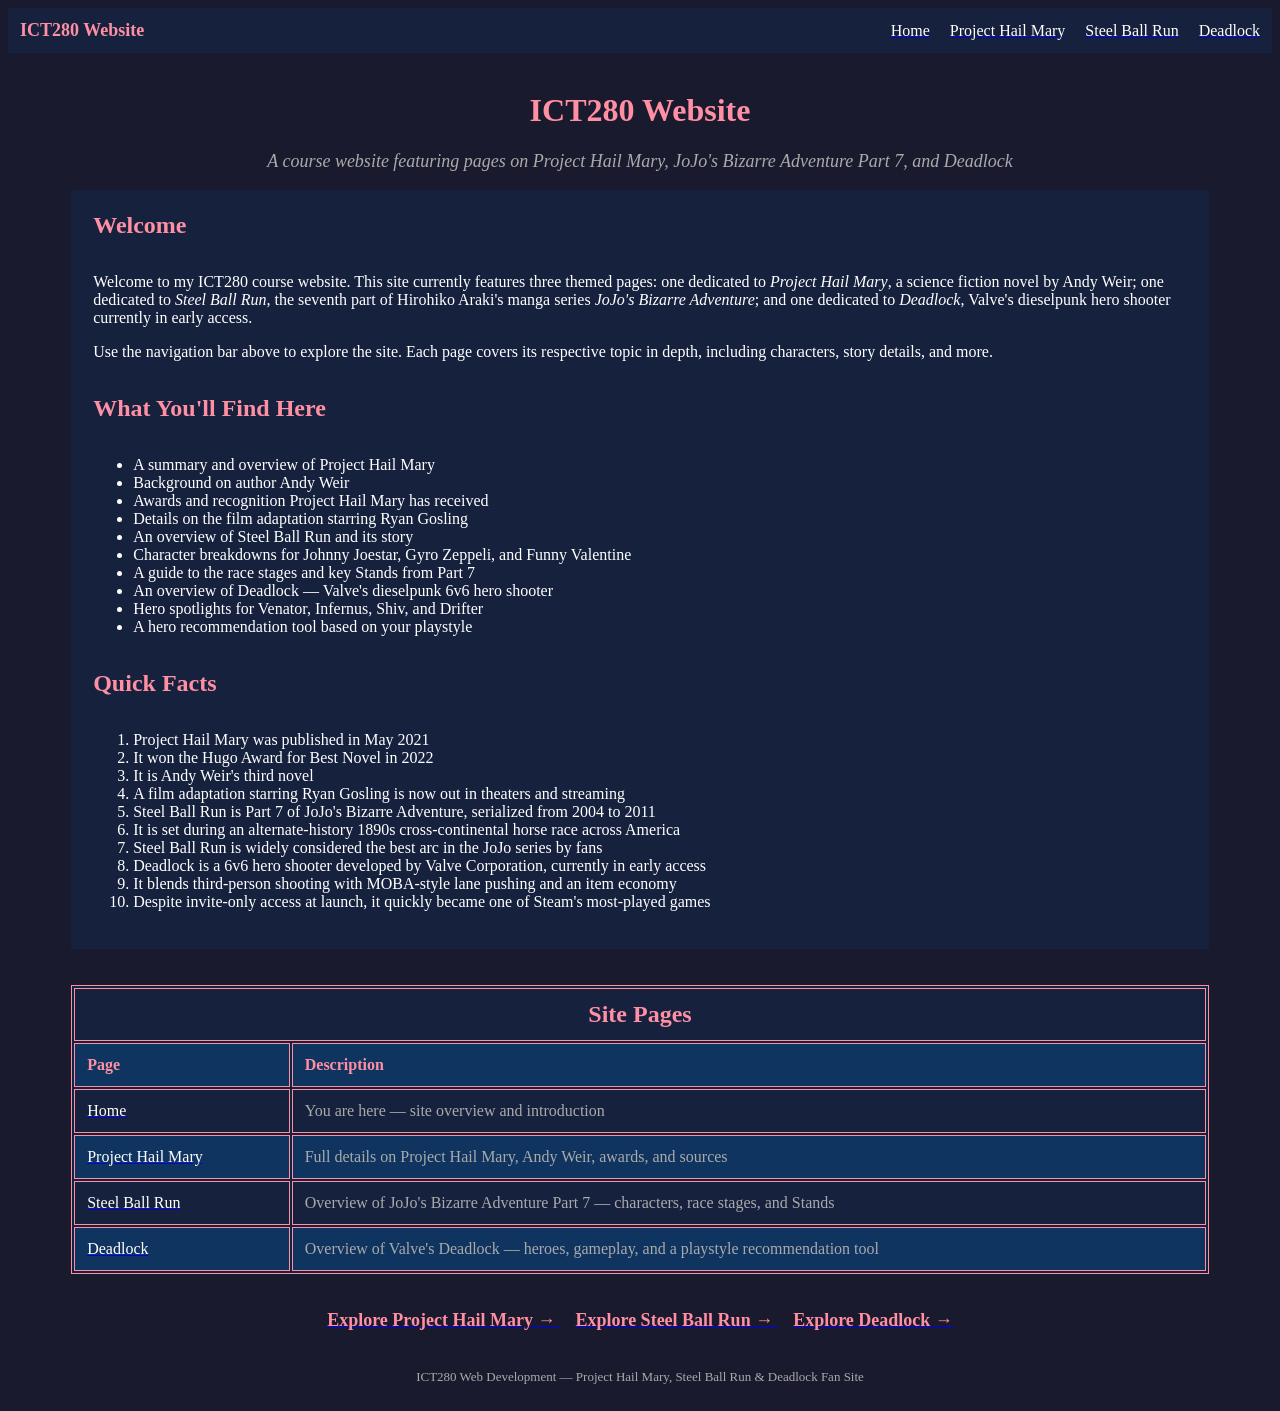
<file: index.html>
<!DOCTYPE html>
<html lang="en">
  <head>
    <title>ICT280 Home</title>
  </head>
  <body bgcolor="#1a1a2e">

    <!-- Navigation Bar — wrapped in nav landmark -->
    <nav role="navigation">
      <table width="100%" bgcolor="#16213e" cellpadding="10">
        <tr>
          <td><font color="#ff8fa3" size="4"><b>ICT280 Website</b></font></td>
          <td align="right">
            <a href="index.html"><font color="#ffffff">Home</font></a>
            &nbsp;&nbsp;&nbsp;
            <a href="/https://mkessrod6.github.io/mkessrod6-web-project/html/html/project2.html"><font color="#ffffff">Project Hail Mary</font></a>
            &nbsp;&nbsp;&nbsp;
            <a href="https://mkessrod6.github.io/mkessrod6-web-project/html/html/project3.html"><font color="#ffffff">Steel Ball Run</font></a>
            &nbsp;&nbsp;&nbsp;
            <a href="/mkessrod6-web-project/html/html/project4.html"><font color="#ffffff">Deadlock</font></a>
          </td>
        </tr>
      </table>
    </nav>

    <!-- Hero Section -->
    <header role="banner">
      <div align="center">
        <br>
        <h1><font color="#ff8fa3">ICT280 Website</font></h1>
        <font color="#aaaaaa" size="4"><i>A course website featuring pages on Project Hail Mary, JoJo's Bizarre Adventure Part 7, and Deadlock</i></font>
        <br><br>
      </div>
    </header>

    <!-- Main content -->
    <main role="main">

      <table width="90%" align="center" bgcolor="#16213e" cellpadding="20">
        <tr>
          <td>
            <font color="#ff8fa3" size="5"><b>Welcome</b></font>
            <br><br>
            <font color="#ffffff" size="3">
              <p>
                Welcome to my ICT280 course website. This site currently features three themed pages:
                one dedicated to <i>Project Hail Mary</i>, a science fiction novel by Andy Weir;
                one dedicated to <i>Steel Ball Run</i>, the seventh part of Hirohiko Araki's
                manga series <i>JoJo's Bizarre Adventure</i>; and one dedicated to
                <i>Deadlock</i>, Valve's dieselpunk hero shooter currently in early access.
              </p>
              <p>
                Use the navigation bar above to explore the site. Each page covers its respective
                topic in depth, including characters, story details, and more.
              </p>
            </font>

            <br>
            <font color="#ff8fa3" size="5"><b>What You'll Find Here</b></font>
            <br><br>
            <font color="#ffffff" size="3">
              <ul>
                <li>A summary and overview of Project Hail Mary</li>
                <li>Background on author Andy Weir</li>
                <li>Awards and recognition Project Hail Mary has received</li>
                <li>Details on the film adaptation starring Ryan Gosling</li>
                <li>An overview of Steel Ball Run and its story</li>
                <li>Character breakdowns for Johnny Joestar, Gyro Zeppeli, and Funny Valentine</li>
                <li>A guide to the race stages and key Stands from Part 7</li>
                <li>An overview of Deadlock — Valve's dieselpunk 6v6 hero shooter</li>
                <li>Hero spotlights for Venator, Infernus, Shiv, and Drifter</li>
                <li>A hero recommendation tool based on your playstyle</li>
              </ul>
            </font>

            <br>
            <font color="#ff8fa3" size="5"><b>Quick Facts</b></font>
            <br><br>
            <font color="#ffffff" size="3">
              <ol>
                <li>Project Hail Mary was published in May 2021</li>
                <li>It won the Hugo Award for Best Novel in 2022</li>
                <li>It is Andy Weir's third novel</li>
                <li>A film adaptation starring Ryan Gosling is now out in theaters and streaming</li>
                <li>Steel Ball Run is Part 7 of JoJo's Bizarre Adventure, serialized from 2004 to 2011</li>
                <li>It is set during an alternate-history 1890s cross-continental horse race across America</li>
                <li>Steel Ball Run is widely considered the best arc in the JoJo series by fans</li>
                <li>Deadlock is a 6v6 hero shooter developed by Valve Corporation, currently in early access</li>
                <li>It blends third-person shooting with MOBA-style lane pushing and an item economy</li>
                <li>Despite invite-only access at launch, it quickly became one of Steam's most-played games</li>
              </ol>
            </font>

          </td>
        </tr>
      </table>

      <br><br>

      <!-- Site Navigation Table -->
      <table width="90%" align="center" bgcolor="#16213e" border="1" bordercolor="#ff8fa3" cellpadding="12">
        <tr>
          <td colspan="2" align="center">
            <font color="#ff8fa3" size="5"><b>Site Pages</b></font>
          </td>
        </tr>
        <tr bgcolor="#0f3460">
          <td><font color="#ff8fa3"><b>Page</b></font></td>
          <td><font color="#ff8fa3"><b>Description</b></font></td>
        </tr>
        <tr>
          <td><a href="index.html"><font color="#ffffff">Home</font></a></td>
          <td><font color="#aaaaaa">You are here — site overview and introduction</font></td>
        </tr>
        <tr bgcolor="#0f3460">
          <td><a href="/mkessrod6-web-project/html/html/project2.html"><font color="#ffffff">Project Hail Mary</font></a></td>
          <td><font color="#aaaaaa">Full details on Project Hail Mary, Andy Weir, awards, and sources</font></td>
        </tr>
        <tr>
          <td><a href="/mkessrod6-web-project/html/html/project3.html"><font color="#ffffff">Steel Ball Run</font></a></td>
          <td><font color="#aaaaaa">Overview of JoJo's Bizarre Adventure Part 7 — characters, race stages, and Stands</font></td>
        </tr>
        <tr bgcolor="#0f3460">
          <td><a href="/mkessrod6-web-project/html/html/project4.html"><font color="#ffffff">Deadlock</font></a></td>
          <td><font color="#aaaaaa">Overview of Valve's Deadlock — heroes, gameplay, and a playstyle recommendation tool</font></td>
        </tr>
      </table>

      <br><br>

      <!-- CTA Links -->
      <div align="center">
        <a href="/mkessrod6-web-project/html/html/project2.html">
          <font color="#ff8fa3" size="4"><b>Explore Project Hail Mary &rarr;</b></font>
        </a>
        &nbsp;&nbsp;&nbsp;
        <a href="/mkessrod6-web-project/html/html/project3.html">
          <font color="#ff8fa3" size="4"><b>Explore Steel Ball Run &rarr;</b></font>
        </a>
        &nbsp;&nbsp;&nbsp;
        <a href="/mkessrod6-web-project/html/html/project4.html">
          <font color="#ff8fa3" size="4"><b>Explore Deadlock &rarr;</b></font>
        </a>
      </div>

      <br><br>

    </main>

    <!-- Footer -->
    <footer role="contentinfo">
      <div align="center">
        <font color="#aaaaaa" size="2">ICT280 Web Development &mdash; Project Hail Mary, Steel Ball Run &amp; Deadlock Fan Site</font>
      </div>
      <br>
    </footer>

  </body>
</html>
</file>
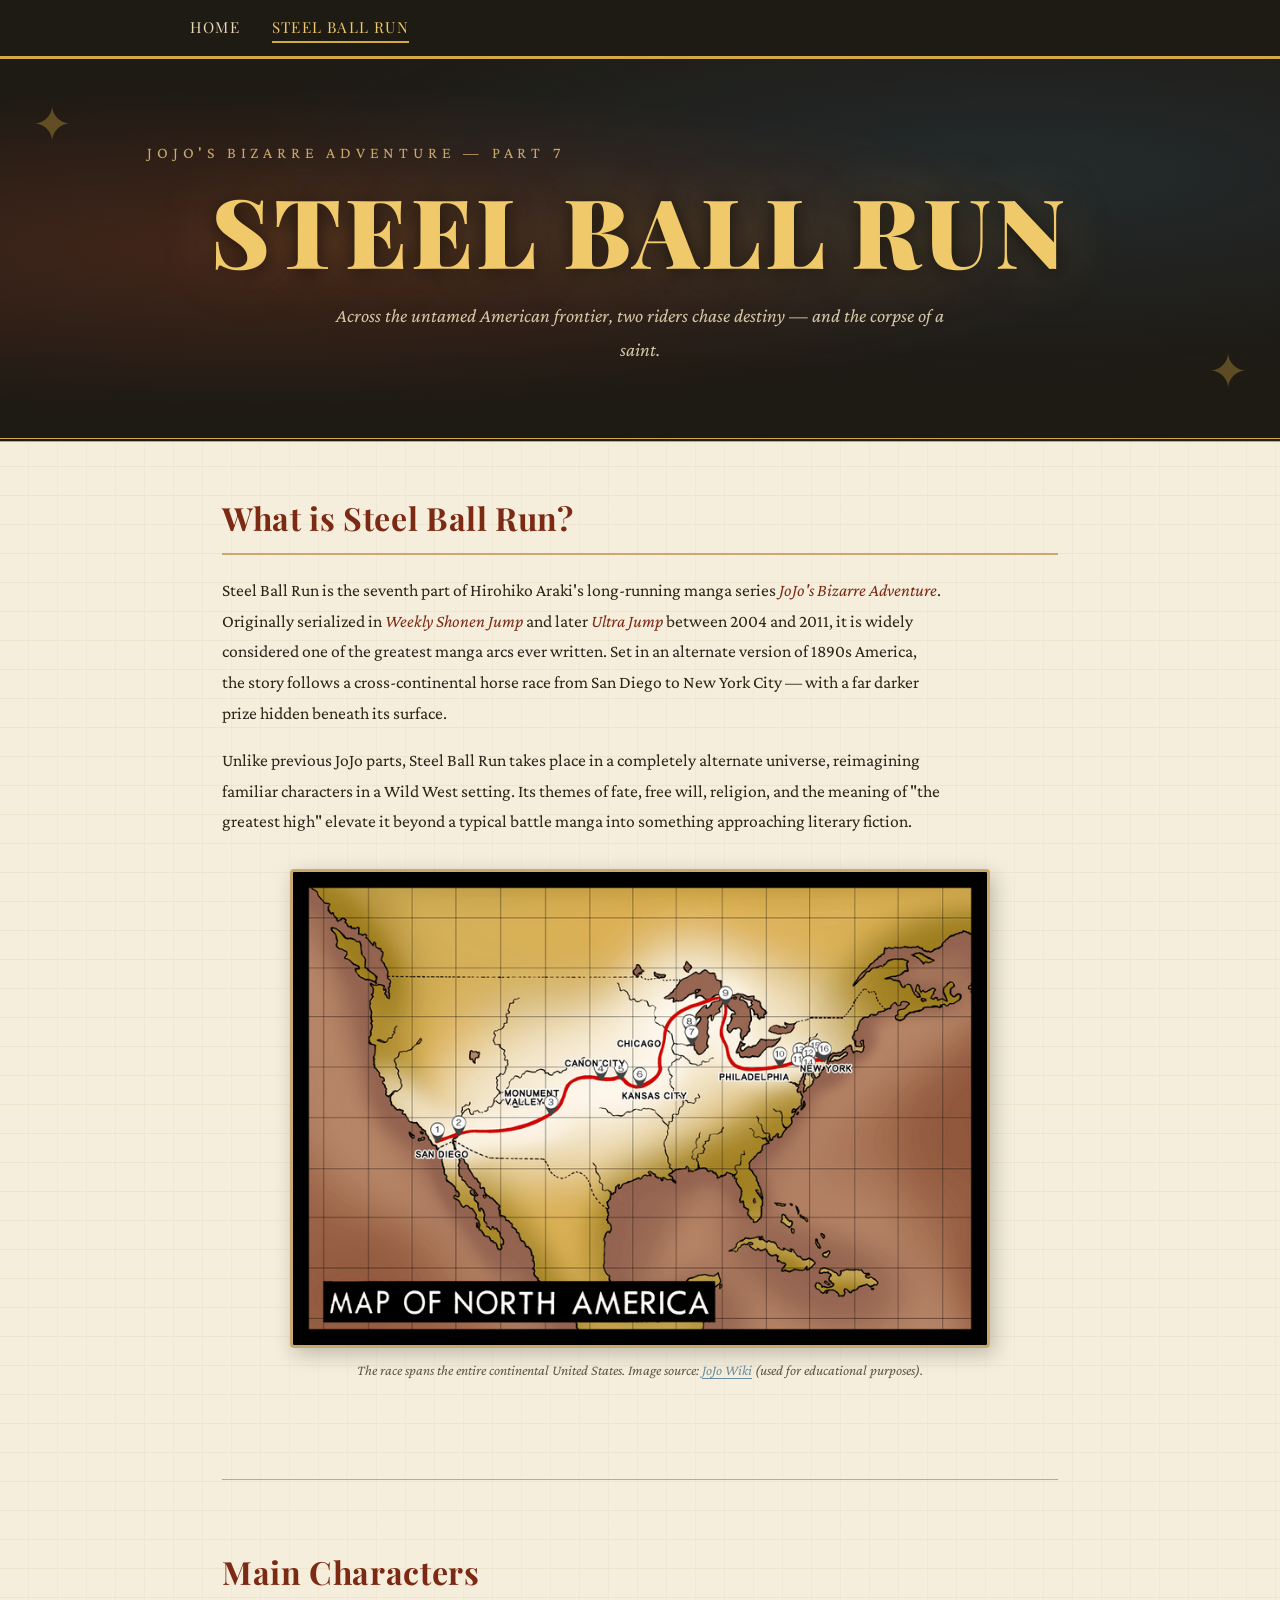
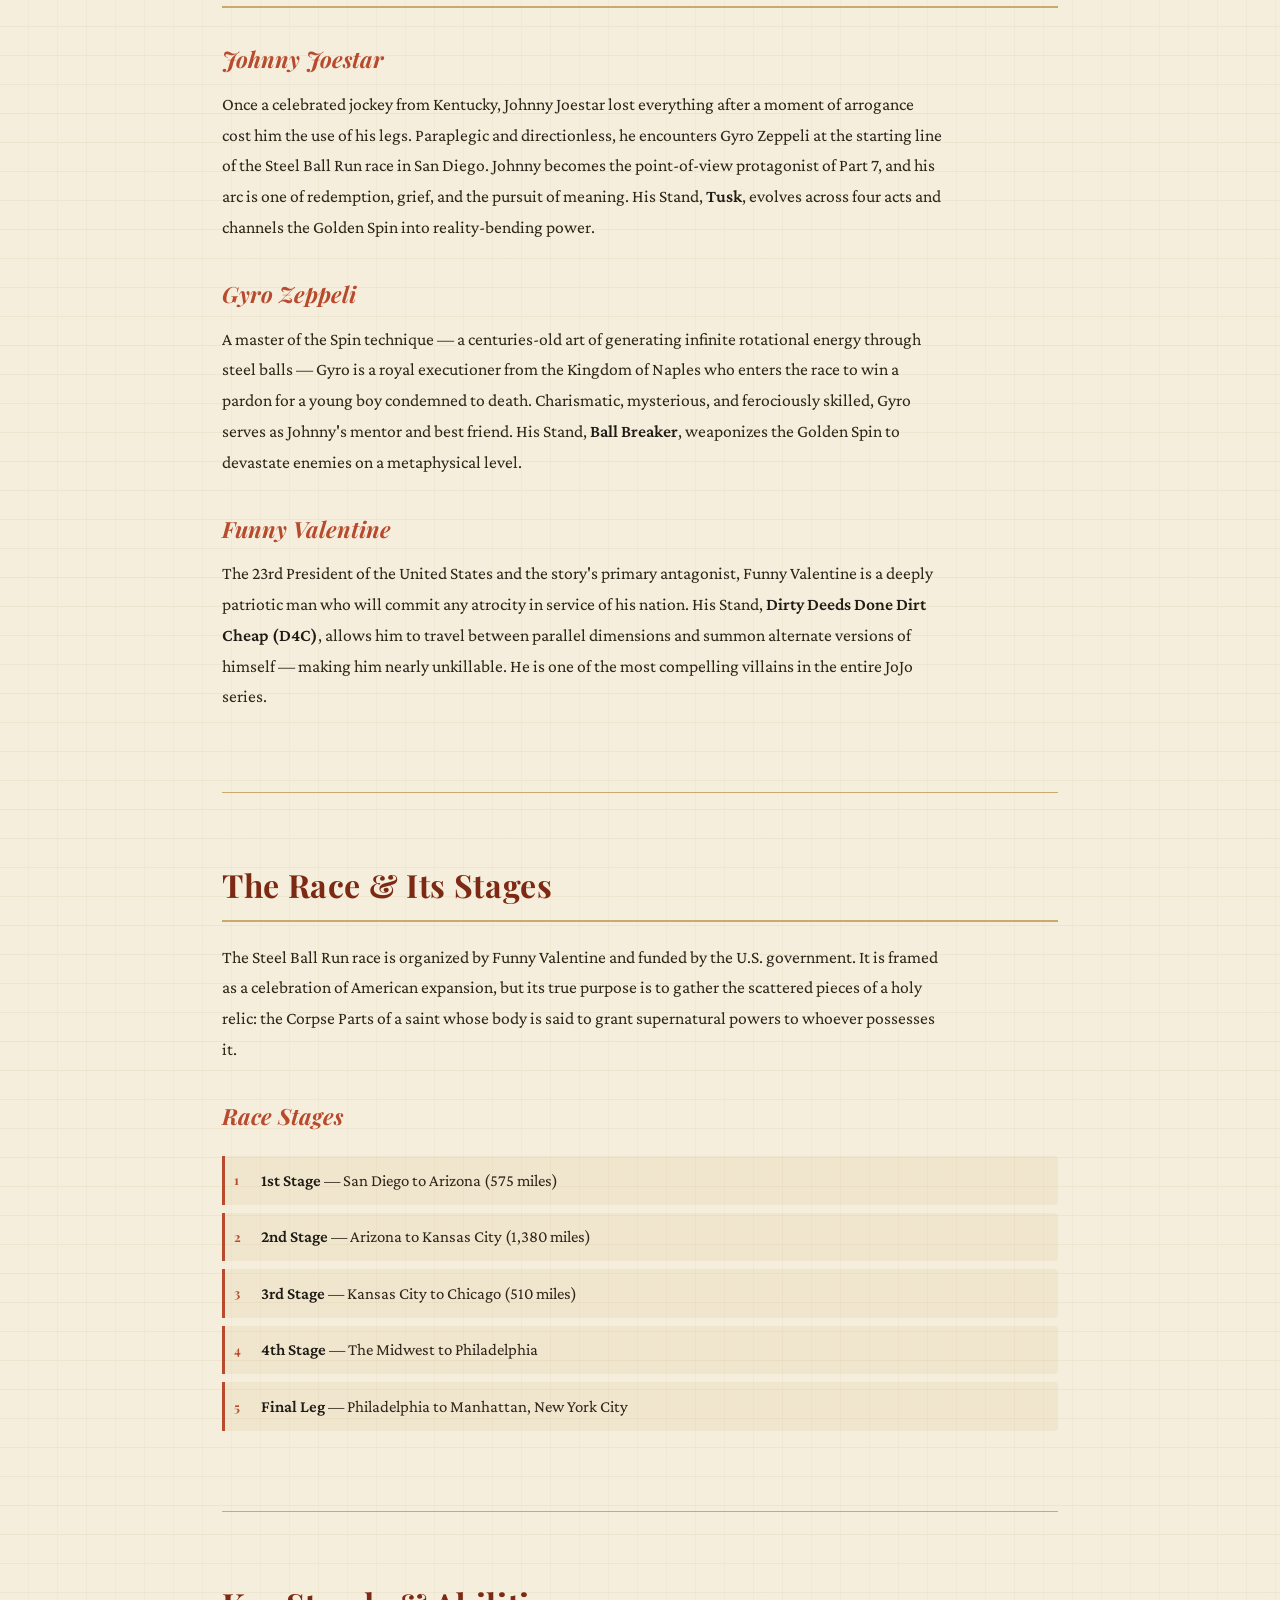
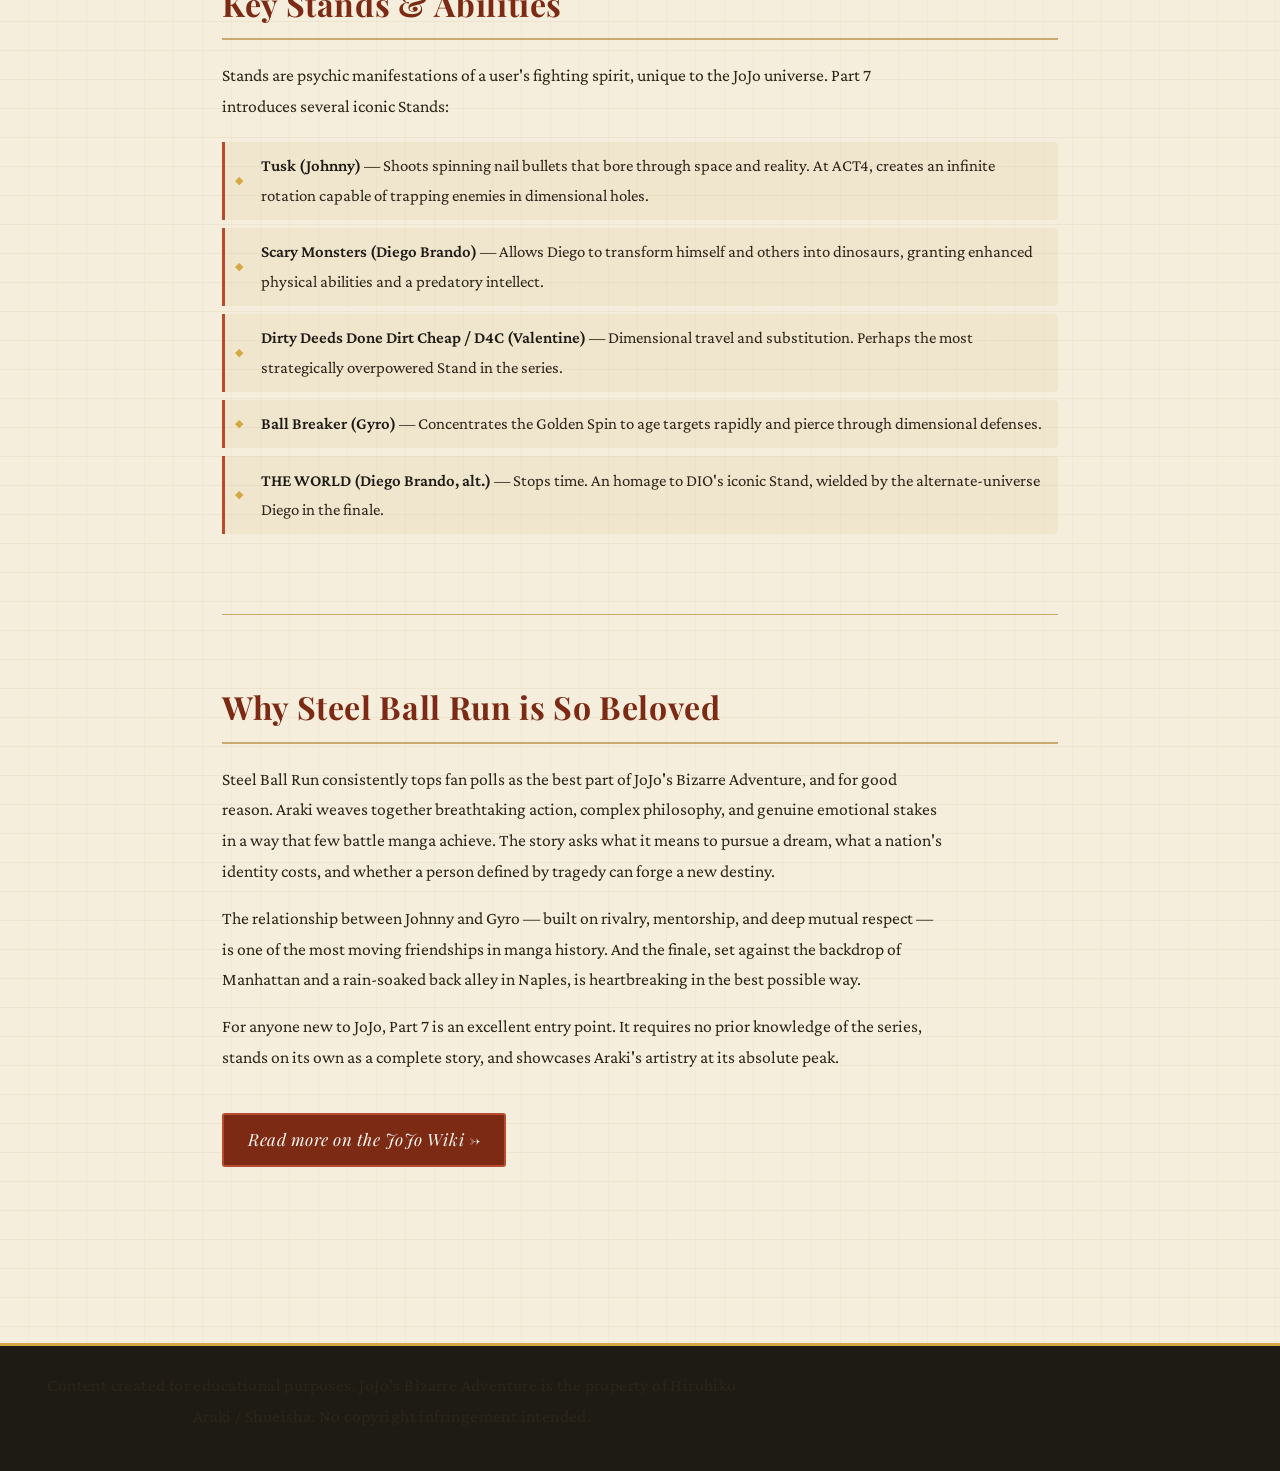
<file: html/project3.html>
<!DOCTYPE html>
<html lang="en">
<head>
  <meta charset="UTF-8" />
  <meta name="viewport" content="width=device-width, initial-scale=1.0" />
  <title>Steel Ball Run — JoJo's Bizarre Adventure Part 7</title>
  <link rel="stylesheet" href="../css/css/styles.css" />

</head>
<body>

  <!-- Navigation Bar -->
  <nav class="navbar">
    <ul class="nav-links">
      <li><a href="../index.html">Home</a></li>
      <li><a href="project3.html" class="active">Steel Ball Run</a></li>
    </ul>
  </nav>

  <!-- Hero Banner -->
  <header class="hero">
    <div class="hero-content">
      <p class="hero-sub">JoJo's Bizarre Adventure — Part 7</p>
      <h1>STEEL BALL RUN</h1>
      <p class="hero-tagline">Across the untamed American frontier, two riders chase destiny — and the corpse of a saint.</p>
    </div>
  </header>

  <!-- Main Content -->
  <main class="container">

    <!-- Overview Section -->
    <section class="section" id="overview">
      <h2>What is Steel Ball Run?</h2>
      <p>
        Steel Ball Run is the seventh part of Hirohiko Araki's long-running manga series
        <em>JoJo's Bizarre Adventure</em>. Originally serialized in <em>Weekly Shonen Jump</em>
        and later <em>Ultra Jump</em> between 2004 and 2011, it is widely considered one of the
        greatest manga arcs ever written. Set in an alternate version of 1890s America, the story
        follows a cross-continental horse race from San Diego to New York City — with a far darker
        prize hidden beneath its surface.
      </p>
      <p>
        Unlike previous JoJo parts, Steel Ball Run takes place in a completely alternate universe,
        reimagining familiar characters in a Wild West setting. Its themes of fate, free will,
        religion, and the meaning of "the greatest high" elevate it beyond a typical battle manga
        into something approaching literary fiction.
      </p>

      <!-- Image with attribution -->
      <figure class="image-block">
        <img
          src="../imagesroot/sbr-map.png"
          alt="A stylized map of the United States showing the Steel Ball Run race route from San Diego to New York City"
          width="700"
        />
        <figcaption>
          The race spans the entire continental United States.
          Image source:
          <a href="https://jojowiki.com" target="_blank" rel="noopener noreferrer">JoJo Wiki</a>
          (used for educational purposes).
        </figcaption>
      </figure>
    </section>

    <!-- Main Characters Section -->
    <section class="section" id="characters">
      <h2>Main Characters</h2>

      <h3>Johnny Joestar</h3>
      <p>
        Once a celebrated jockey from Kentucky, Johnny Joestar lost everything after a moment of
        arrogance cost him the use of his legs. Paraplegic and directionless, he encounters Gyro
        Zeppeli at the starting line of the Steel Ball Run race in San Diego. Johnny becomes the
        point-of-view protagonist of Part 7, and his arc is one of redemption, grief, and the
        pursuit of meaning. His Stand, <strong>Tusk</strong>, evolves across four acts and channels
        the Golden Spin into reality-bending power.
      </p>

      <h3>Gyro Zeppeli</h3>
      <p>
        A master of the Spin technique — a centuries-old art of generating infinite rotational
        energy through steel balls — Gyro is a royal executioner from the Kingdom of Naples who
        enters the race to win a pardon for a young boy condemned to death. Charismatic, mysterious,
        and ferociously skilled, Gyro serves as Johnny's mentor and best friend. His Stand,
        <strong>Ball Breaker</strong>, weaponizes the Golden Spin to devastate enemies on a
        metaphysical level.
      </p>

      <h3>Funny Valentine</h3>
      <p>
        The 23rd President of the United States and the story's primary antagonist, Funny Valentine
        is a deeply patriotic man who will commit any atrocity in service of his nation. His Stand,
        <strong>Dirty Deeds Done Dirt Cheap (D4C)</strong>, allows him to travel between parallel
        dimensions and summon alternate versions of himself — making him nearly unkillable. He is
        one of the most compelling villains in the entire JoJo series.
      </p>
    </section>

    <!-- The Race Section -->
    <section class="section" id="race">
      <h2>The Race &amp; Its Stages</h2>
      <p>
        The Steel Ball Run race is organized by Funny Valentine and funded by the U.S. government.
        It is framed as a celebration of American expansion, but its true purpose is to gather the
        scattered pieces of a holy relic: the Corpse Parts of a saint whose body is said to grant
        supernatural powers to whoever possesses it.
      </p>

      <h3>Race Stages</h3>
      <ol class="styled-list">
        <li><strong>1st Stage</strong> — San Diego to Arizona (575 miles)</li>
        <li><strong>2nd Stage</strong> — Arizona to Kansas City (1,380 miles)</li>
        <li><strong>3rd Stage</strong> — Kansas City to Chicago (510 miles)</li>
        <li><strong>4th Stage</strong> — The Midwest to Philadelphia</li>
        <li><strong>Final Leg</strong> — Philadelphia to Manhattan, New York City</li>
      </ol>
    </section>

    <!-- Stands & Powers Section -->
    <section class="section" id="stands">
      <h2>Key Stands &amp; Abilities</h2>
      <p>
        Stands are psychic manifestations of a user's fighting spirit, unique to the JoJo universe.
        Part 7 introduces several iconic Stands:
      </p>
      <ul class="styled-list">
        <li><strong>Tusk (Johnny)</strong> — Shoots spinning nail bullets that bore through space and reality. At ACT4, creates an infinite rotation capable of trapping enemies in dimensional holes.</li>
        <li><strong>Scary Monsters (Diego Brando)</strong> — Allows Diego to transform himself and others into dinosaurs, granting enhanced physical abilities and a predatory intellect.</li>
        <li><strong>Dirty Deeds Done Dirt Cheap / D4C (Valentine)</strong> — Dimensional travel and substitution. Perhaps the most strategically overpowered Stand in the series.</li>
        <li><strong>Ball Breaker (Gyro)</strong> — Concentrates the Golden Spin to age targets rapidly and pierce through dimensional defenses.</li>
        <li><strong>THE WORLD (Diego Brando, alt.)</strong> — Stops time. An homage to DIO's iconic Stand, wielded by the alternate-universe Diego in the finale.</li>
      </ul>
    </section>

    <!-- Why It's Beloved Section -->
    <section class="section" id="legacy">
      <h2>Why Steel Ball Run is So Beloved</h2>
      <p>
        Steel Ball Run consistently tops fan polls as the best part of JoJo's Bizarre Adventure,
        and for good reason. Araki weaves together breathtaking action, complex philosophy, and
        genuine emotional stakes in a way that few battle manga achieve. The story asks what it
        means to pursue a dream, what a nation's identity costs, and whether a person defined by
        tragedy can forge a new destiny.
      </p>
      <p>
        The relationship between Johnny and Gyro — built on rivalry, mentorship, and deep mutual
        respect — is one of the most moving friendships in manga history. And the finale, set
        against the backdrop of Manhattan and a rain-soaked back alley in Naples, is heartbreaking
        in the best possible way.
      </p>
      <p>
        For anyone new to JoJo, Part 7 is an excellent entry point. It requires no prior knowledge
        of the series, stands on its own as a complete story, and showcases Araki's artistry at
        its absolute peak.
      </p>

      <a class="cta-link" href="https://jojowiki.com/Steel_Ball_Run" target="_blank" rel="noopener noreferrer">
        Read more on the JoJo Wiki →
      </a>
    </section>

  </main>

  <!-- Footer -->
  <footer class="site-footer">
    <p>
      Content created for educational purposes. JoJo's Bizarre Adventure is the property of
      Hirohiko Araki / Shueisha. No copyright infringement intended.
    </p>
  </footer>

</body>
</html>
</file>
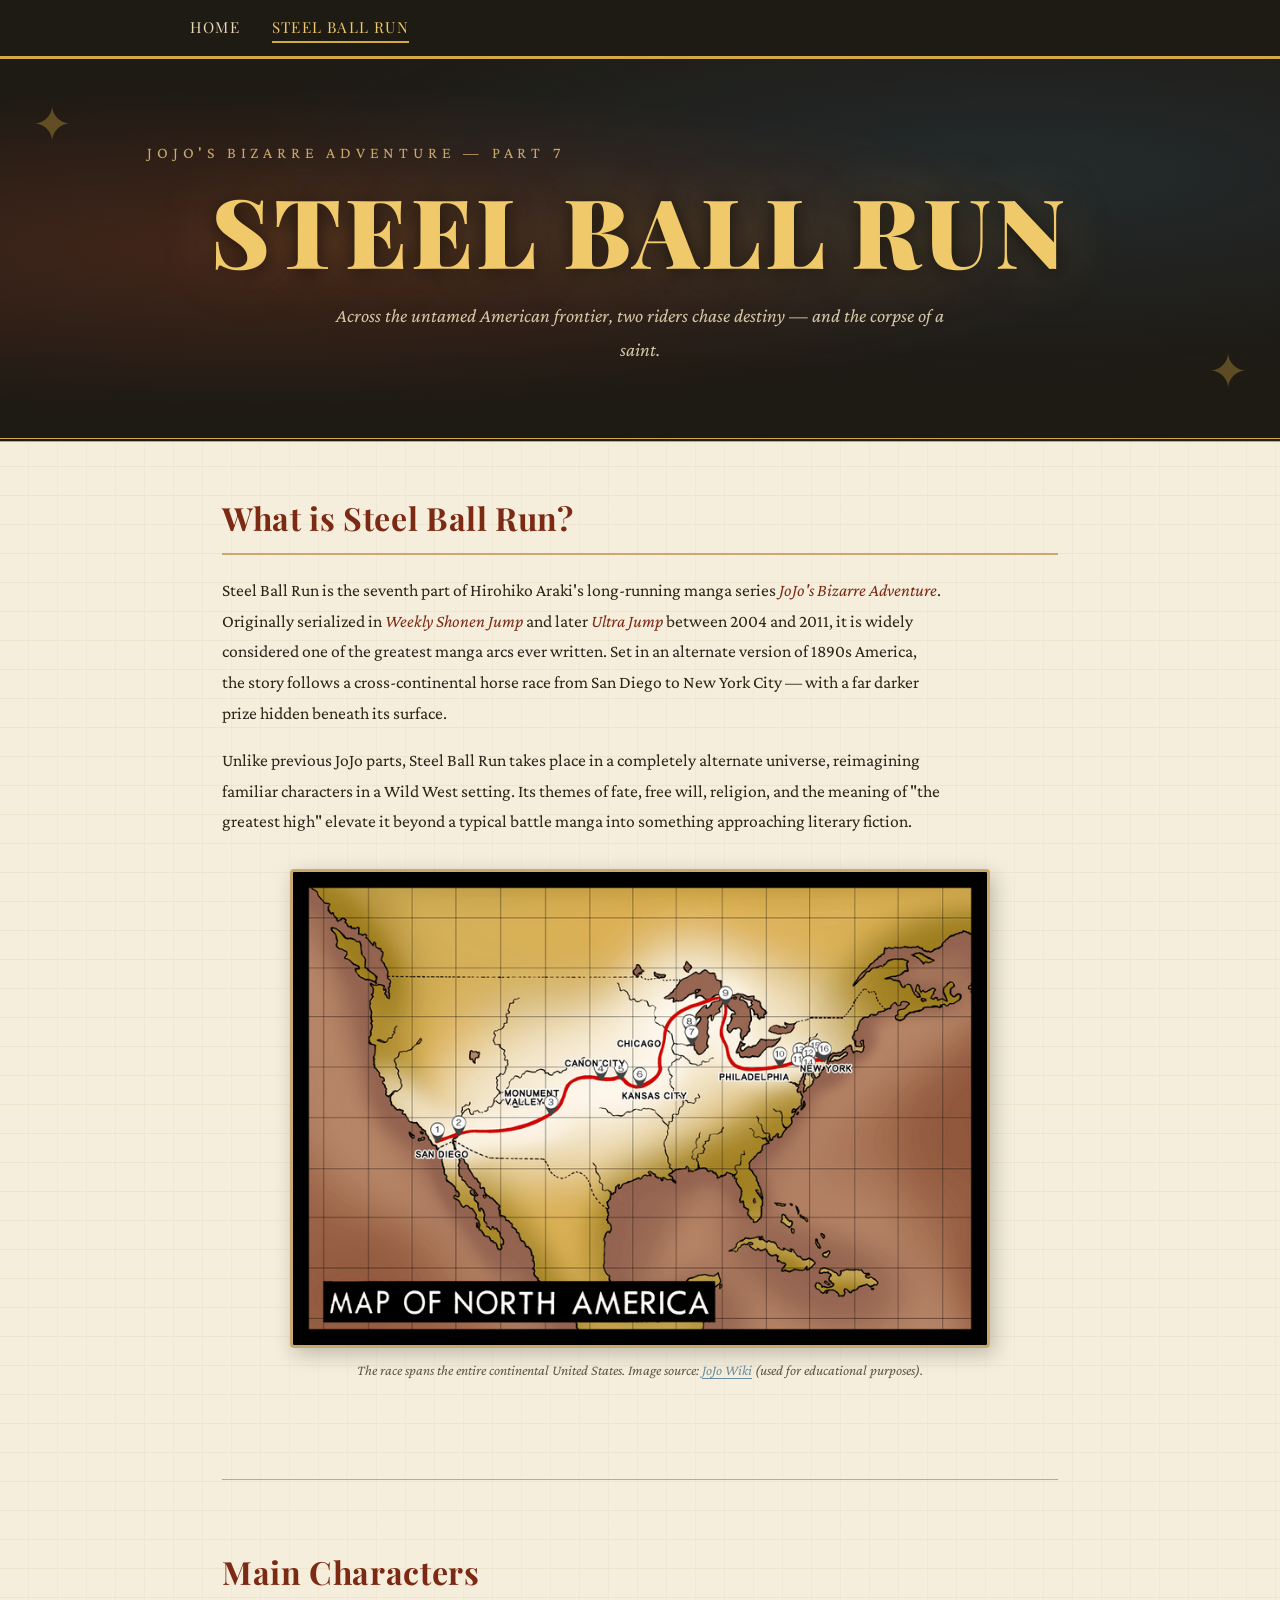
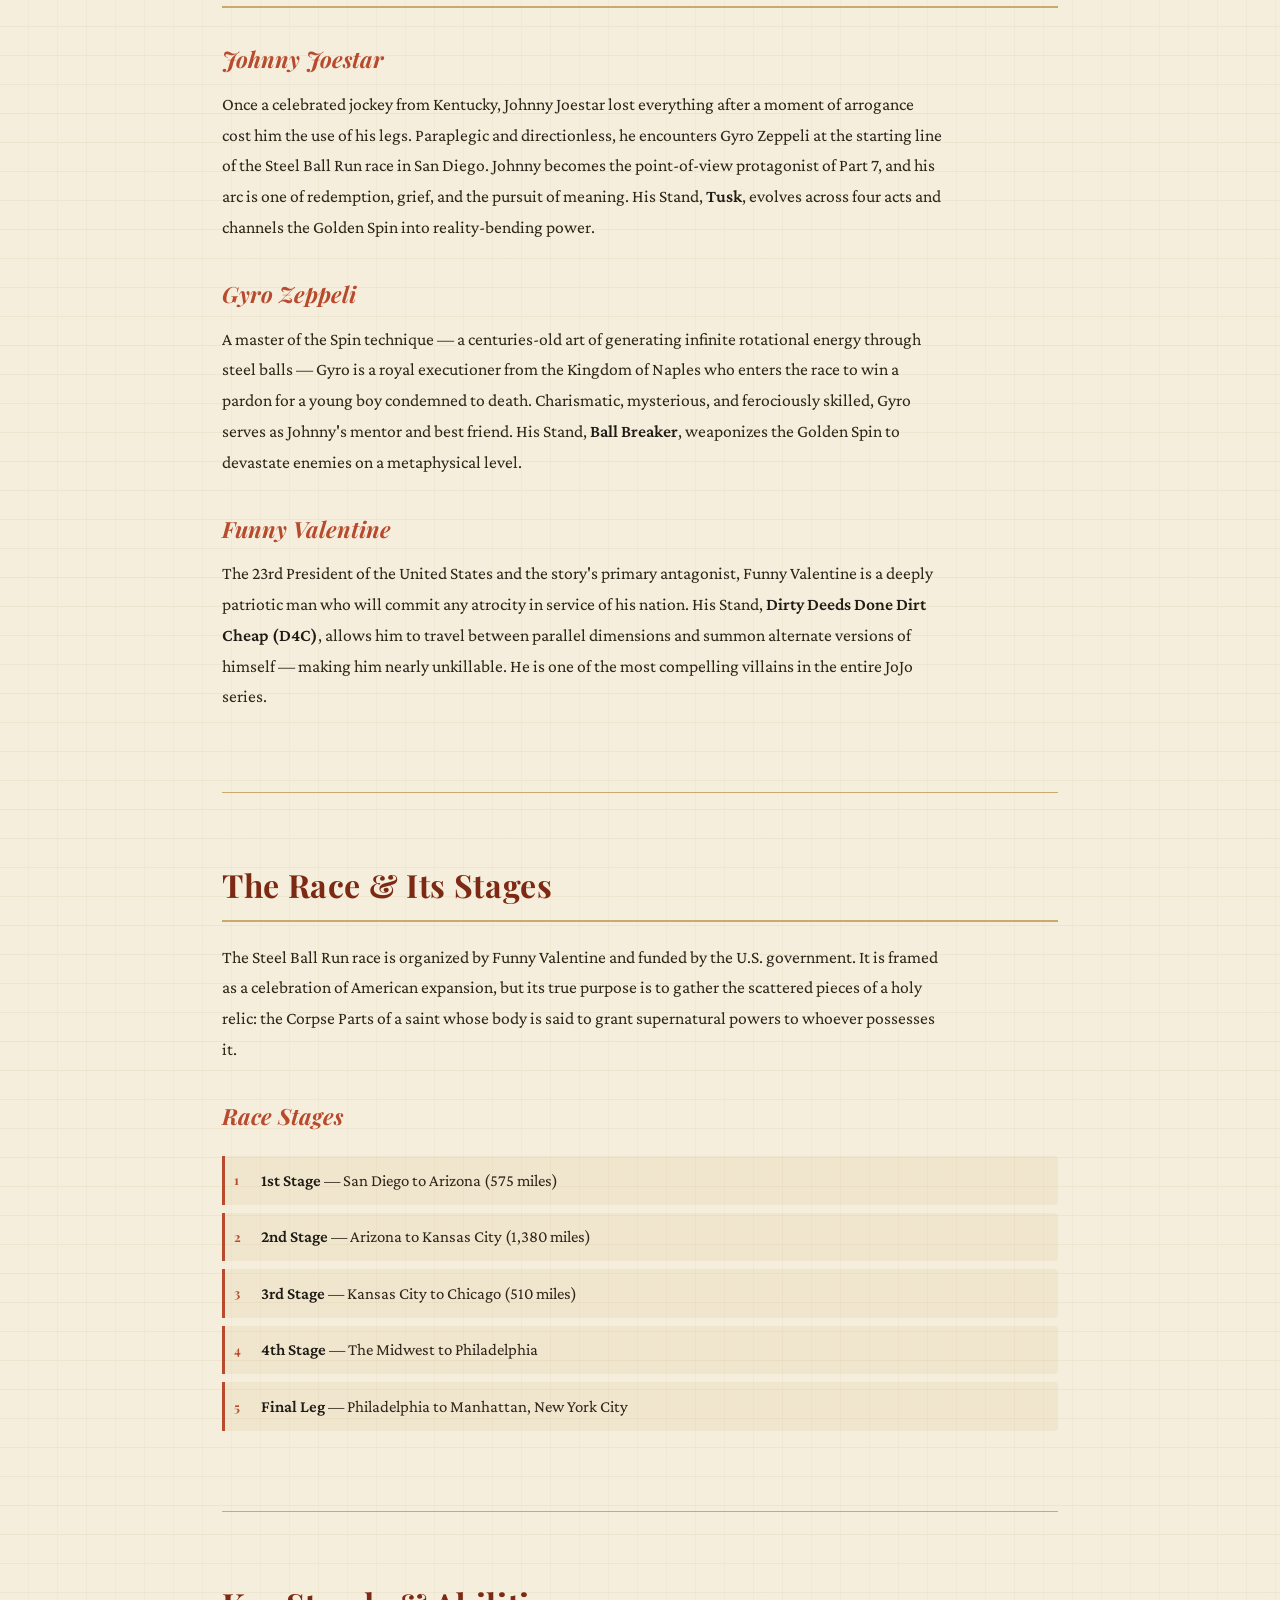
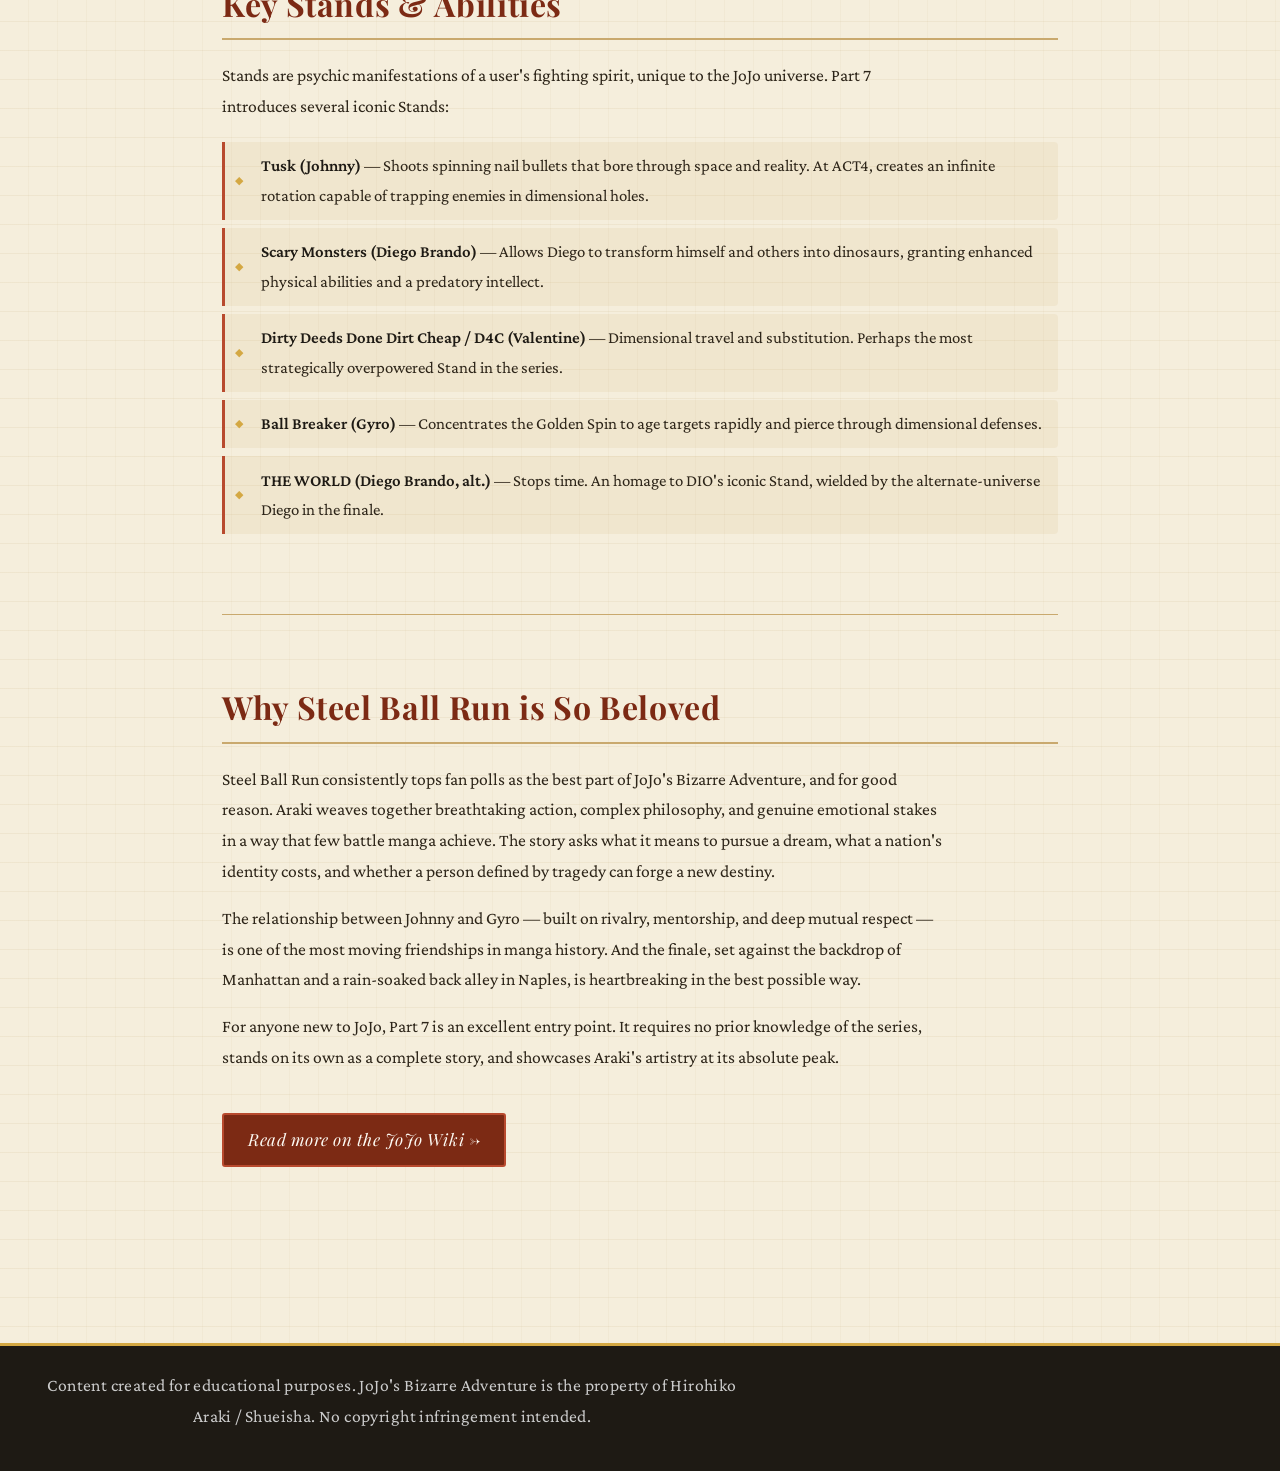
<file: html/html/project3.html>
<!DOCTYPE html>
<html lang="en">
<head>
  <meta charset="UTF-8" />
  <meta name="viewport" content="width=device-width, initial-scale=1.0" />
  <title>Steel Ball Run — JoJo's Bizarre Adventure Part 7</title>
  <link rel="stylesheet" href="../../css/css/styles.css" />

</head>
<body>

  <!-- Navigation Bar -->
  <nav class="navbar">
    <ul class="nav-links">
       <li><a href="../../index.html">Home</a></li>
      <li><a href="project3.html" class="active">Steel Ball Run</a></li>
    </ul>
  </nav>

  <!-- Hero Banner -->
  <header class="hero">
    <div class="hero-content">
      <p class="hero-sub">JoJo's Bizarre Adventure — Part 7</p>
      <h1>STEEL BALL RUN</h1>
      <p class="hero-tagline">Across the untamed American frontier, two riders chase destiny — and the corpse of a saint.</p>
    </div>
  </header>

  <!-- Main Content -->
  <main class="container">

    <!-- Overview Section -->
    <section class="section" id="overview">
      <h2>What is Steel Ball Run?</h2>
      <p>
        Steel Ball Run is the seventh part of Hirohiko Araki's long-running manga series
        <em>JoJo's Bizarre Adventure</em>. Originally serialized in <em>Weekly Shonen Jump</em>
        and later <em>Ultra Jump</em> between 2004 and 2011, it is widely considered one of the
        greatest manga arcs ever written. Set in an alternate version of 1890s America, the story
        follows a cross-continental horse race from San Diego to New York City — with a far darker
        prize hidden beneath its surface.
      </p>
      <p>
        Unlike previous JoJo parts, Steel Ball Run takes place in a completely alternate universe,
        reimagining familiar characters in a Wild West setting. Its themes of fate, free will,
        religion, and the meaning of "the greatest high" elevate it beyond a typical battle manga
        into something approaching literary fiction.
      </p>

      <!-- Image with attribution -->
      <figure class="image-block">
        <img
          src="../../imagesroot/sbr-map.png"
          alt="A stylized map of the United States showing the Steel Ball Run race route from San Diego to New York City"
          width="700"
        />
        <figcaption>
          The race spans the entire continental United States.
          Image source:
          <a href="https://jojowiki.com" target="_blank" rel="noopener noreferrer">JoJo Wiki</a>
          (used for educational purposes).
        </figcaption>
      </figure>
    </section>

    <!-- Main Characters Section -->
    <section class="section" id="characters">
      <h2>Main Characters</h2>

      <h3>Johnny Joestar</h3>
      <p>
        Once a celebrated jockey from Kentucky, Johnny Joestar lost everything after a moment of
        arrogance cost him the use of his legs. Paraplegic and directionless, he encounters Gyro
        Zeppeli at the starting line of the Steel Ball Run race in San Diego. Johnny becomes the
        point-of-view protagonist of Part 7, and his arc is one of redemption, grief, and the
        pursuit of meaning. His Stand, <strong>Tusk</strong>, evolves across four acts and channels
        the Golden Spin into reality-bending power.
      </p>

      <h3>Gyro Zeppeli</h3>
      <p>
        A master of the Spin technique — a centuries-old art of generating infinite rotational
        energy through steel balls — Gyro is a royal executioner from the Kingdom of Naples who
        enters the race to win a pardon for a young boy condemned to death. Charismatic, mysterious,
        and ferociously skilled, Gyro serves as Johnny's mentor and best friend. His Stand,
        <strong>Ball Breaker</strong>, weaponizes the Golden Spin to devastate enemies on a
        metaphysical level.
      </p>

      <h3>Funny Valentine</h3>
      <p>
        The 23rd President of the United States and the story's primary antagonist, Funny Valentine
        is a deeply patriotic man who will commit any atrocity in service of his nation. His Stand,
        <strong>Dirty Deeds Done Dirt Cheap (D4C)</strong>, allows him to travel between parallel
        dimensions and summon alternate versions of himself — making him nearly unkillable. He is
        one of the most compelling villains in the entire JoJo series.
      </p>
    </section>

    <!-- The Race Section -->
    <section class="section" id="race">
      <h2>The Race &amp; Its Stages</h2>
      <p>
        The Steel Ball Run race is organized by Funny Valentine and funded by the U.S. government.
        It is framed as a celebration of American expansion, but its true purpose is to gather the
        scattered pieces of a holy relic: the Corpse Parts of a saint whose body is said to grant
        supernatural powers to whoever possesses it.
      </p>

      <h3>Race Stages</h3>
      <ol class="styled-list">
        <li><strong>1st Stage</strong> — San Diego to Arizona (575 miles)</li>
        <li><strong>2nd Stage</strong> — Arizona to Kansas City (1,380 miles)</li>
        <li><strong>3rd Stage</strong> — Kansas City to Chicago (510 miles)</li>
        <li><strong>4th Stage</strong> — The Midwest to Philadelphia</li>
        <li><strong>Final Leg</strong> — Philadelphia to Manhattan, New York City</li>
      </ol>
    </section>

    <!-- Stands & Powers Section -->
    <section class="section" id="stands">
      <h2>Key Stands &amp; Abilities</h2>
      <p>
        Stands are psychic manifestations of a user's fighting spirit, unique to the JoJo universe.
        Part 7 introduces several iconic Stands:
      </p>
      <ul class="styled-list">
        <li><strong>Tusk (Johnny)</strong> — Shoots spinning nail bullets that bore through space and reality. At ACT4, creates an infinite rotation capable of trapping enemies in dimensional holes.</li>
        <li><strong>Scary Monsters (Diego Brando)</strong> — Allows Diego to transform himself and others into dinosaurs, granting enhanced physical abilities and a predatory intellect.</li>
        <li><strong>Dirty Deeds Done Dirt Cheap / D4C (Valentine)</strong> — Dimensional travel and substitution. Perhaps the most strategically overpowered Stand in the series.</li>
        <li><strong>Ball Breaker (Gyro)</strong> — Concentrates the Golden Spin to age targets rapidly and pierce through dimensional defenses.</li>
        <li><strong>THE WORLD (Diego Brando, alt.)</strong> — Stops time. An homage to DIO's iconic Stand, wielded by the alternate-universe Diego in the finale.</li>
      </ul>
    </section>

    <!-- Why It's Beloved Section -->
    <section class="section" id="legacy">
      <h2>Why Steel Ball Run is So Beloved</h2>
      <p>
        Steel Ball Run consistently tops fan polls as the best part of JoJo's Bizarre Adventure,
        and for good reason. Araki weaves together breathtaking action, complex philosophy, and
        genuine emotional stakes in a way that few battle manga achieve. The story asks what it
        means to pursue a dream, what a nation's identity costs, and whether a person defined by
        tragedy can forge a new destiny.
      </p>
      <p>
        The relationship between Johnny and Gyro — built on rivalry, mentorship, and deep mutual
        respect — is one of the most moving friendships in manga history. And the finale, set
        against the backdrop of Manhattan and a rain-soaked back alley in Naples, is heartbreaking
        in the best possible way.
      </p>
      <p>
        For anyone new to JoJo, Part 7 is an excellent entry point. It requires no prior knowledge
        of the series, stands on its own as a complete story, and showcases Araki's artistry at
        its absolute peak.
      </p>

      <a class="cta-link" href="https://jojowiki.com/Steel_Ball_Run" target="_blank" rel="noopener noreferrer">
        Read more on the JoJo Wiki →
      </a>
    </section>

  </main>

  <!-- Footer -->
  <footer class="site-footer">
    <p style="color: #cccccc;">
      Content created for educational purposes. JoJo's Bizarre Adventure is the property of
      Hirohiko Araki / Shueisha. No copyright infringement intended.
    </p>

  </footer>

</body>
</html>
</file>
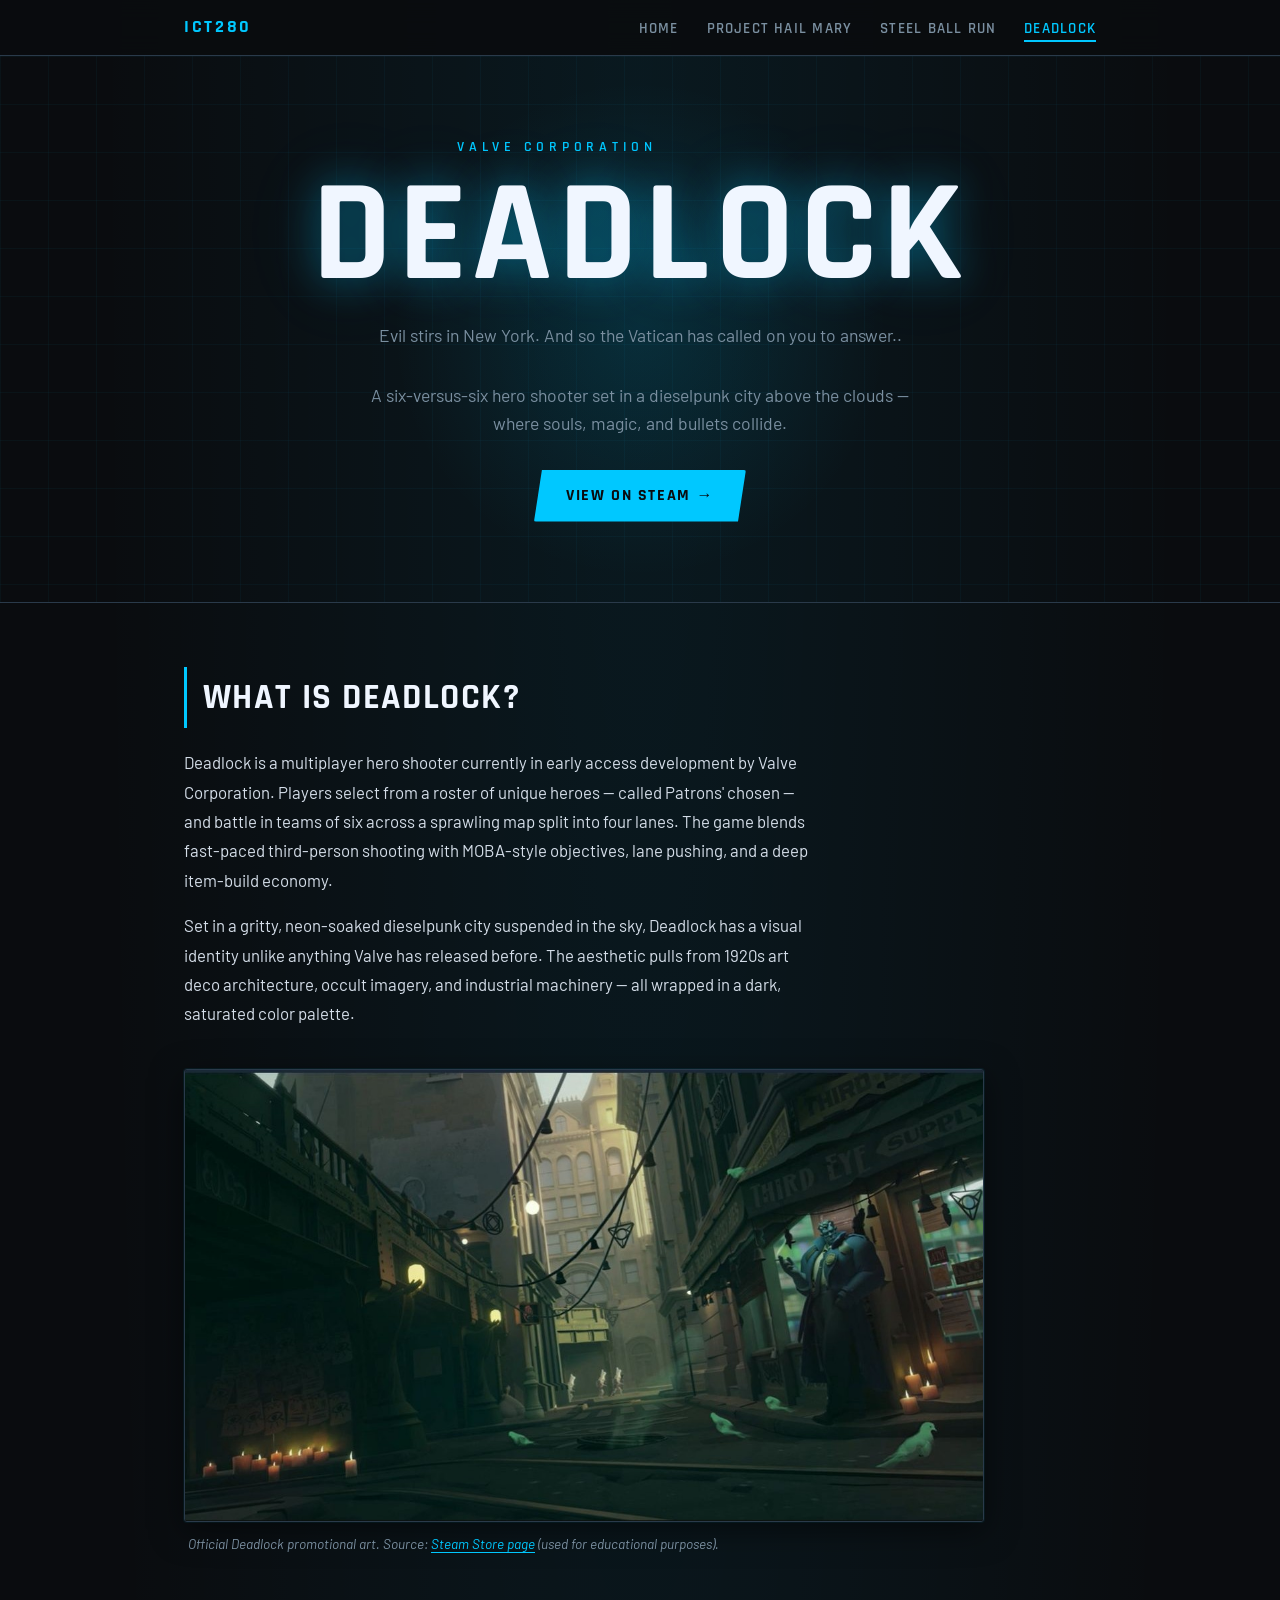
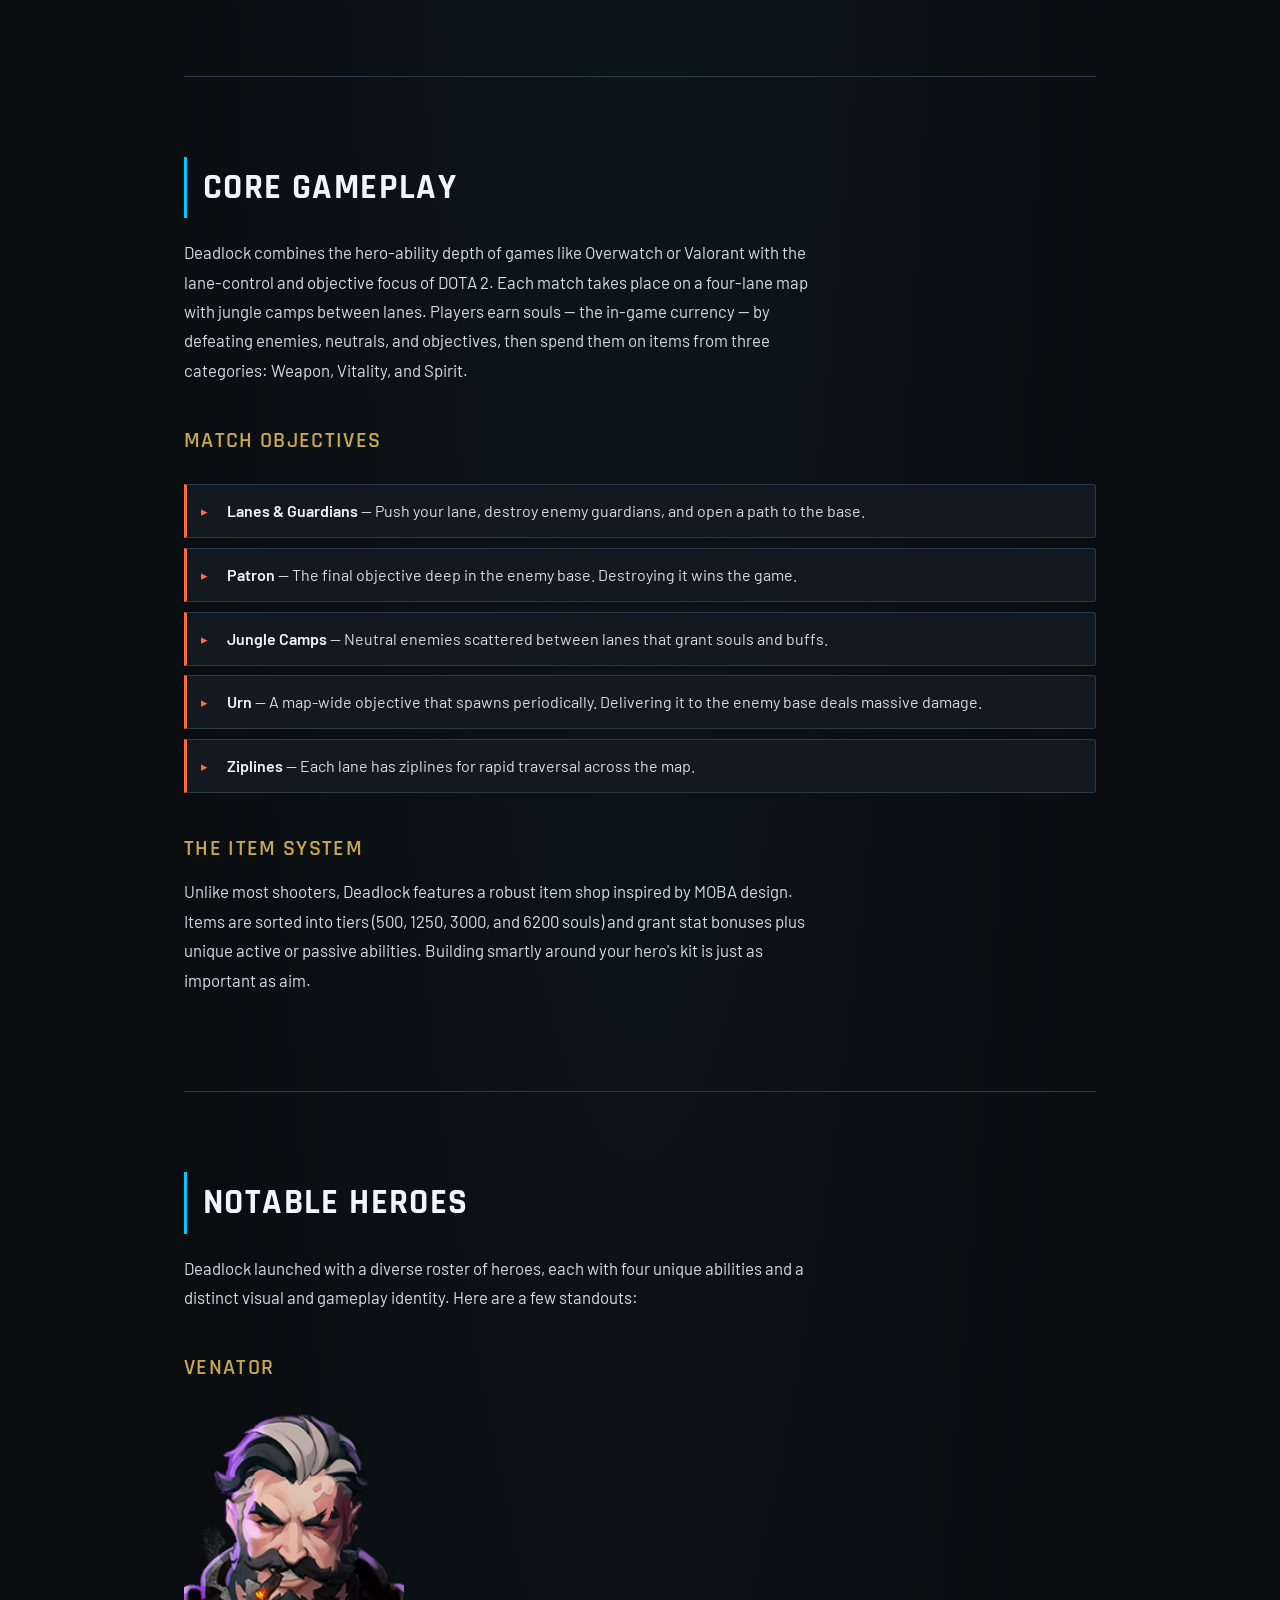
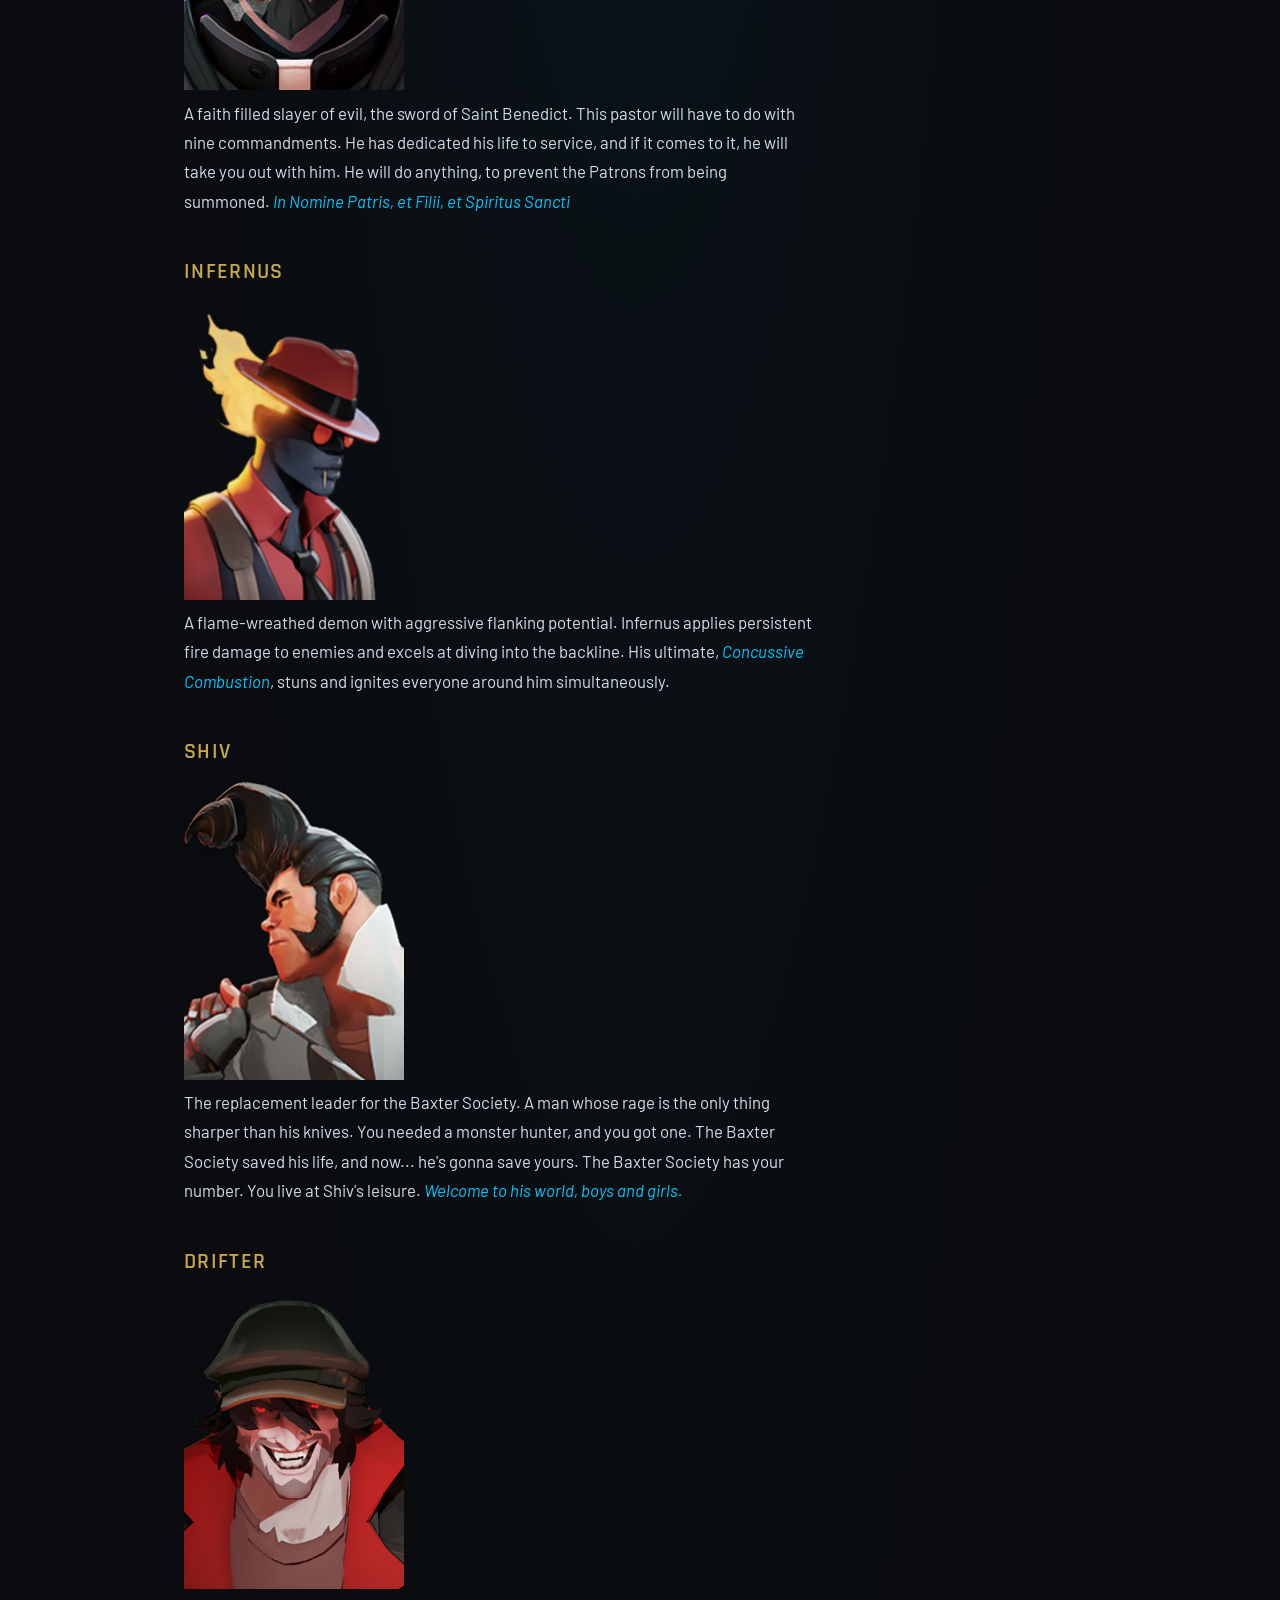
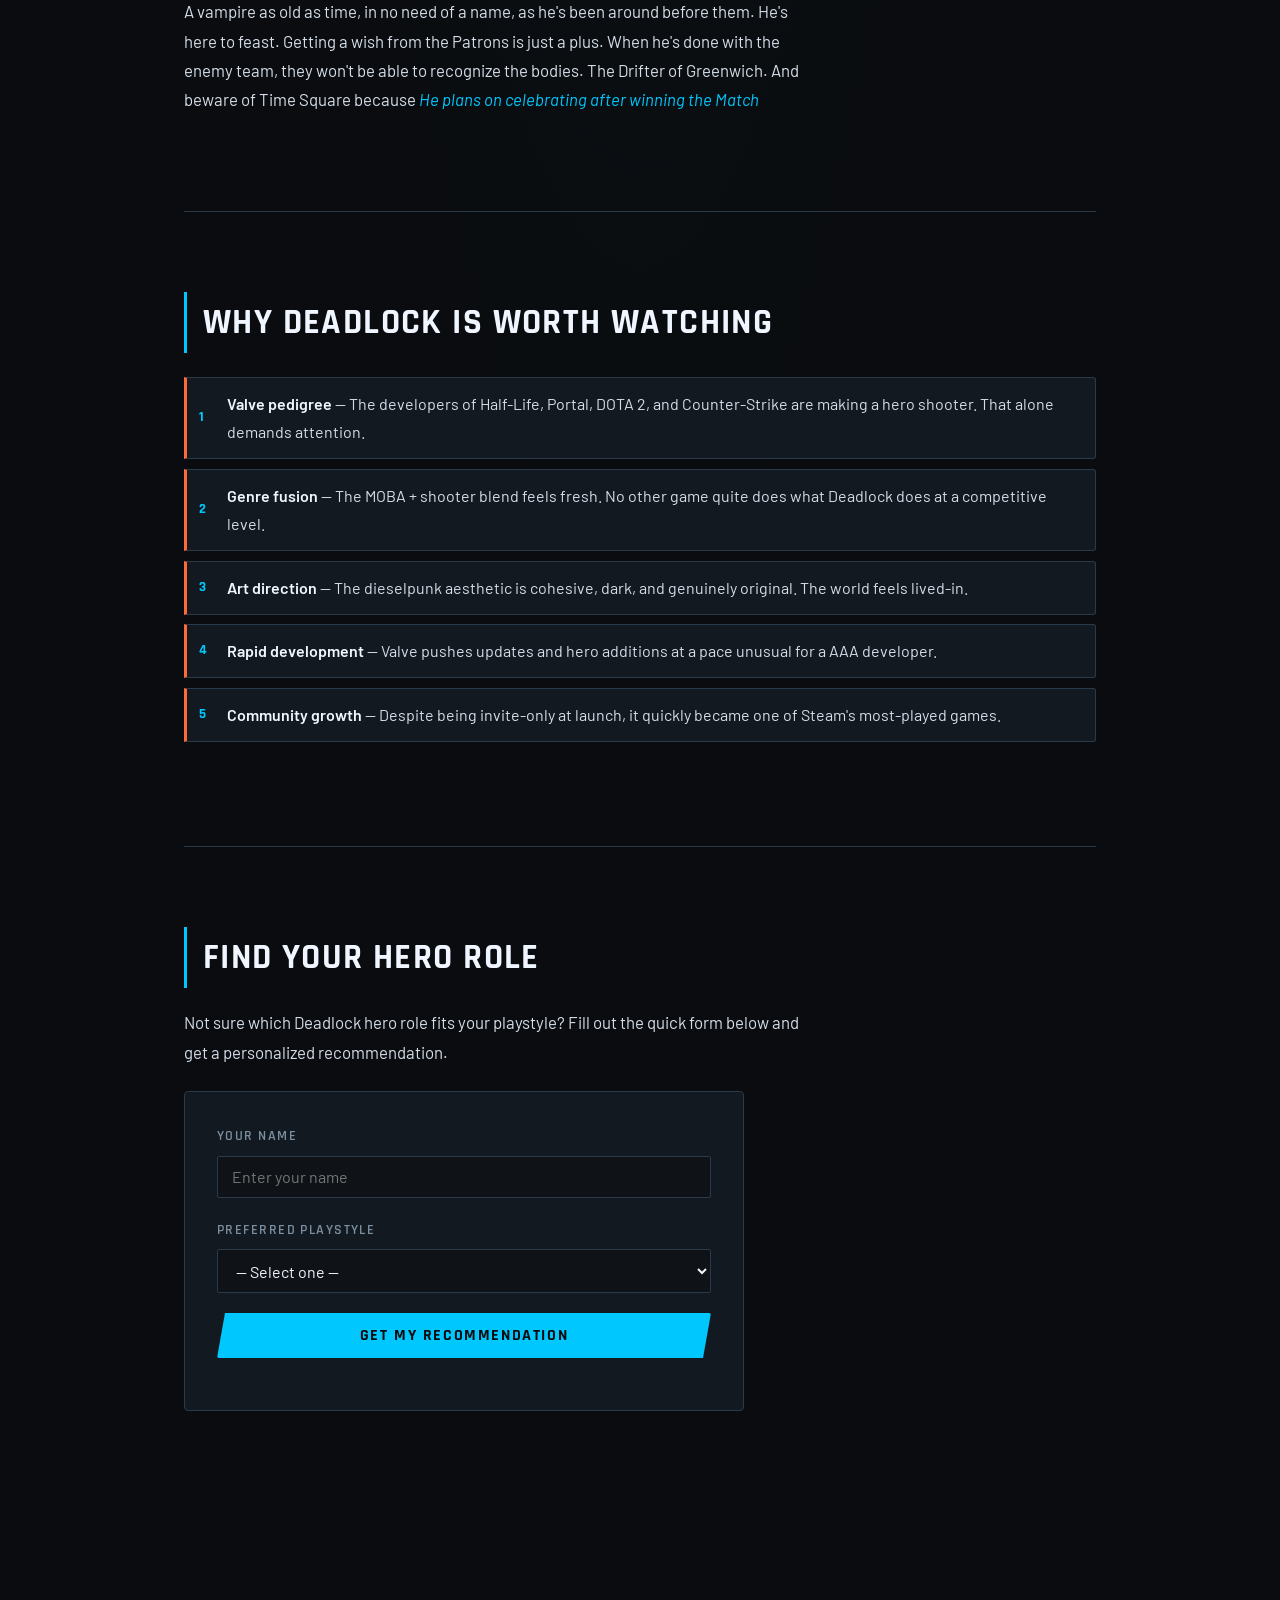
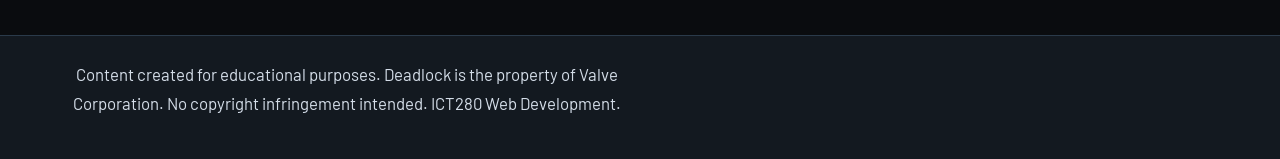
<file: html/html/project4.html>
<!DOCTYPE html>
<html lang="en">
<head>
  <meta charset="UTF-8" />
  <meta name="viewport" content="width=device-width, initial-scale=1.0" />
  <title>Deadlock — Valve's Hero Shooter</title>
  <link rel="stylesheet" href="../../css/css/project4.css" />
</head>
<body>

  <!-- Navigation Bar -->
  <nav class="navbar" role="navigation" aria-label="Site navigation">
    <div class="nav-inner">
      <span class="nav-logo">ICT280</span>
      <ul class="nav-links">
        <li><a href="../../index.html">Home</a></li>
        <li><a href="/mkessrod6-web-project/html/html/project2.html">Project Hail Mary</a></li>
        <li><a href="/mkessrod6-web-project/html/html/project3.html">Steel Ball Run</a></li>
        <li><a href="project4.html" class="active" aria-current="page">Deadlock</a></li>
      </ul>
    </div>
  </nav>

  <!-- Hero Section -->
  <header class="hero" role="banner">
    <div class="hero-bg-grid" aria-hidden="true"></div>
    <div class="hero-content">
      <p class="hero-eyebrow">Valve Corporation</p>
      <h1 class="hero-title">DEADLOCK</h1>
      <p class="hero-sub">Evil stirs in New York. And so the Vatican has called on you to answer..</p>
      <p class="hero-sub">A six-versus-six hero shooter set in a dieselpunk city above the clouds — where souls, magic, and bullets collide.</p>
      <a class="hero-btn" href="https://store.steampowered.com/app/1422450/Deadlock/" target="_blank" rel="noopener noreferrer">
        View on Steam →
      </a>
    </div>
    <div class="hero-orb" aria-hidden="true"></div>
  </header>

  <!-- Main Content -->
  <main class="container" role="main">

    <!-- Overview -->
    <section class="section" id="overview">
      <h2>What is Deadlock?</h2>
      <p>
        Deadlock is a multiplayer hero shooter currently in early access development by Valve Corporation.
        Players select from a roster of unique heroes — called Patrons' chosen — and battle in teams of six
        across a sprawling map split into four lanes. The game blends fast-paced third-person shooting with
        MOBA-style objectives, lane pushing, and a deep item-build economy.
      </p>
      <p>
        Set in a gritty, neon-soaked dieselpunk city suspended in the sky, Deadlock has a visual identity
        unlike anything Valve has released before. The aesthetic pulls from 1920s art deco architecture,
        occult imagery, and industrial machinery — all wrapped in a dark, saturated color palette.
      </p>

      <figure class="image-block">
        <img
          src="../../imagesroot/deadlock-banner.jpg"
          alt="Deadlock key art showing several heroes silhouetted against a glowing neon cityscape"
          width="800"
        />
        <figcaption>
          Official Deadlock promotional art. Source:
          <a href="https://store.steampowered.com/app/1422450/Deadlock/" target="_blank" rel="noopener noreferrer">Steam Store page</a>
          (used for educational purposes).
        </figcaption>
      </figure>
    </section>

    <!-- Gameplay Section -->
    <section class="section" id="gameplay">
      <h2>Core Gameplay</h2>
      <p>
        Deadlock combines the hero-ability depth of games like Overwatch or Valorant with the lane-control
        and objective focus of DOTA 2. Each match takes place on a four-lane map with jungle camps between
        lanes. Players earn souls — the in-game currency — by defeating enemies, neutrals, and objectives,
        then spend them on items from three categories: Weapon, Vitality, and Spirit.
      </p>

      <h3>Match Objectives</h3>
      <ul class="styled-list">
        <li><strong>Lanes &amp; Guardians</strong> — Push your lane, destroy enemy guardians, and open a path to the base.</li>
        <li><strong>Patron</strong> — The final objective deep in the enemy base. Destroying it wins the game.</li>
        <li><strong>Jungle Camps</strong> — Neutral enemies scattered between lanes that grant souls and buffs.</li>
        <li><strong>Urn</strong> — A map-wide objective that spawns periodically. Delivering it to the enemy base deals massive damage.</li>
        <li><strong>Ziplines</strong> — Each lane has ziplines for rapid traversal across the map.</li>
      </ul>

      <h3>The Item System</h3>
      <p>
        Unlike most shooters, Deadlock features a robust item shop inspired by MOBA design. Items are
        sorted into tiers (500, 1250, 3000, and 6200 souls) and grant stat bonuses plus unique active
        or passive abilities. Building smartly around your hero's kit is just as important as aim.
      </p>
    </section>

    <!-- Heroes Section -->
    <section class="section" id="heroes">
      <h2>Notable Heroes</h2>
      <p>
        Deadlock launched with a diverse roster of heroes, each with four unique abilities and a
        distinct visual and gameplay identity. Here are a few standouts:
      </p>

      <h3>Venator</h3>
       <img
              src="../../imagesroot/venator.png"
              alt="Venator, a priest who has taken an oath to service, he utilizes his blessed weaponry in the Ritual"
              width="220"
            />
      <p>
        A faith filled slayer of evil, the sword of Saint Benedict. This pastor will have to do with nine commandments.
        He has dedicated his life to service, and if it comes to it, he will take you out with him.
        He will do anything, to prevent the Patrons from being summoned.
        <em> In Nomine Patris, et Filii, et Spiritus Sancti</em>
      </p>

      <h3>Infernus</h3>
       <img
              src="../../imagesroot//infernus.png"
              alt="Infernus, a demonic flame-wreathed hero in Deadlock with glowing orange fire surrounding his body"
              width="220"
            />
      <p>
        A flame-wreathed demon with aggressive flanking potential. Infernus applies persistent
        fire damage to enemies and excels at diving into the backline. His ultimate,
        <em>Concussive Combustion</em>, stuns and ignites everyone around him simultaneously.
      </p>

      <h3>Shiv</h3>
       <img
              src="../../imagesroot/shiv.png"
              alt="Shiv, the new leader of The Baxter Society, he once led an irredeemable life, and now he tries to make it right"
              width="220"
            />
      <p>
        The replacement leader for the Baxter Society. A man whose rage is the only thing sharper than his knives.
        You needed a monster hunter, and you got one. The Baxter Society saved his life, and now... he's gonna save yours.
        The Baxter Society has your number. You live at Shiv's leisure.
        <em>Welcome to his world, boys and girls.</em>
      </p>

      <h3>Drifter</h3>
       <img
              src="../../imagesroot/drifter.png"
              alt="Drifter, a force of hunger, responsible for the Tulsa Massacre, he's just here to kill for fun"
              width="220"
            />
      <p>
        A vampire as old as time, in no need of a name, as he's been around before them. He's here to feast.
        Getting a wish from the Patrons is just a plus. When he's done with the enemy team, they
        won't be able to recognize the bodies. The Drifter of Greenwich. And beware of Time Square because
        <em>He plans on celebrating after winning the Match</em>
      </p>
    </section>

    <!-- Why It's Exciting Section -->
    <section class="section" id="why">
      <h2>Why Deadlock Is Worth Watching</h2>
      <ol class="styled-list">
        <li><strong>Valve pedigree</strong> — The developers of Half-Life, Portal, DOTA 2, and Counter-Strike are making a hero shooter. That alone demands attention.</li>
        <li><strong>Genre fusion</strong> — The MOBA + shooter blend feels fresh. No other game quite does what Deadlock does at a competitive level.</li>
        <li><strong>Art direction</strong> — The dieselpunk aesthetic is cohesive, dark, and genuinely original. The world feels lived-in.</li>
        <li><strong>Rapid development</strong> — Valve pushes updates and hero additions at a pace unusual for a AAA developer.</li>
        <li><strong>Community growth</strong> — Despite being invite-only at launch, it quickly became one of Steam's most-played games.</li>
      </ol>
    </section>

    <!-- Interactive Section -->
    <section class="section" id="interactive">
      <h2>Find Your Hero Role</h2>
      <p>
        Not sure which Deadlock hero role fits your playstyle? Fill out the quick form below
        and get a personalized recommendation.
      </p>

      <div class="form-card" id="hero-finder">
        <div class="form-group">
          <label for="player-name">Your Name</label>
          <input type="text" id="player-name" placeholder="Enter your name" autocomplete="off" />
        </div>

        <div class="form-group">
          <label for="playstyle">Preferred Playstyle</label>
          <select id="playstyle">
            <option value="">-- Select one --</option>
            <option value="aggressive">Aggressive — I push hard and take fights</option>
            <option value="support">Support — I protect and enable teammates</option>
            <option value="sniper">Sniper — I like long-range, calculated shots</option>
            <option value="tank">Tank — I absorb damage and lead pushes</option>
            <option value="mage">Mage — I deal high spell damage from safety</option>
          </select>
        </div>

        <button class="submit-btn" id="recommend-btn" type="button">
          Get My Recommendation
        </button>

        <div class="result-box" id="result-box" aria-live="polite" role="status"></div>
      </div>
    </section>

  </main>

  <!-- Footer -->
  <footer class="site-footer" role="contentinfo">
    <p>
      Content created for educational purposes. Deadlock is the property of Valve Corporation.
      No copyright infringement intended. ICT280 Web Development.
    </p>
  </footer>

 <script src="../../javascript/javascript/project4.js"></script> 
</body>
</html>
</file>
<file: css/css/styles.css>
/* ---------- Google Fonts Import ---------- */
@import url('https://fonts.googleapis.com/css2?family=Playfair+Display:ital,wght@0,700;0,900;1,700&family=Crimson+Pro:ital,wght@0,400;0,600;1,400&display=swap');

/* ---------- CSS Custom Properties ---------- */
:root {
  --cream:       #f5eedc;
  --parchment:   #e8d9b5;
  --tan:         #c9a96e;
  --rust:        #b84a2e;
  --dark-rust:   #7c2a14;
  --charcoal:    #1e1a14;
  --ink:         #2d2519;
  --gold:        #d4a843;
  --gold-light:  #f0c96a;
  --sage:        #5a6e4a;
  --sky:         #3a6b8a;
  --white:       #fdfaf3;

  --font-display: 'Playfair Display', Georgia, serif;
  --font-body:    'Crimson Pro', 'Book Antiqua', Palatino, serif;

  --max-width: 900px;
  --section-gap: 4rem;
}


*, *::before, *::after {
  box-sizing: border-box;
  margin: 0;
  padding: 0;
}

/* ---------- Body & Background ---------- */
body {
  background-color: var(--cream);
  background-image:
    repeating-linear-gradient(
      0deg,
      transparent,
      transparent 28px,
      rgba(180, 150, 90, 0.10) 28px,
      rgba(180, 150, 90, 0.10) 29px
    ),
    repeating-linear-gradient(
      90deg,
      transparent,
      transparent 28px,
      rgba(180, 150, 90, 0.06) 28px,
      rgba(180, 150, 90, 0.06) 29px
    );
  color: var(--ink);
  font-family: var(--font-body);
  font-size: 1.125rem;
  line-height: 1.75;
}

/* ---------- Navigation Bar ---------- */
.navbar {
  background-color: var(--charcoal);
  border-bottom: 3px solid var(--gold);
  padding: 0.75rem 2rem;
  position: sticky;
  top: 0;
  z-index: 100;
}

.nav-links {
  list-style: none;
  display: flex;
  gap: 2rem;
  max-width: var(--max-width);
  margin: 0 auto;
}

.nav-links a {
  color: var(--parchment);
  text-decoration: none;
  font-family: var(--font-display);
  font-size: 0.95rem;
  letter-spacing: 0.08em;
  text-transform: uppercase;
  padding: 0.25rem 0;
  border-bottom: 2px solid transparent;
  transition: color 0.25s, border-color 0.25s;
}

.nav-links a:hover,
.nav-links a.active {
  color: var(--gold-light);
  border-bottom-color: var(--gold);
}


.hero {
  background-color: var(--charcoal);
  background-image:
    radial-gradient(ellipse at 20% 50%, rgba(180, 74, 46, 0.25) 0%, transparent 60%),
    radial-gradient(ellipse at 80% 30%, rgba(58, 107, 138, 0.20) 0%, transparent 55%);
  color: var(--white);
  text-align: center;
  padding: 5rem 2rem 4.5rem;
  border-bottom: 4px double var(--gold);
  position: relative;
  overflow: hidden;
}


.hero::before,
.hero::after {
  content: '✦';
  position: absolute;
  font-size: 3rem;
  color: var(--gold);
  opacity: 0.35;
}
.hero::before { top: 1.5rem; left: 2rem; }
.hero::after  { bottom: 1.5rem; right: 2rem; }

.hero-sub {
  font-family: var(--font-body);
  font-size: 1rem;
  letter-spacing: 0.3em;
  text-transform: uppercase;
  color: var(--tan);
  margin-bottom: 0.75rem;
}

.hero h1 {
  font-family: var(--font-display);
  font-size: clamp(2.8rem, 8vw, 6rem);
  font-weight: 900;
  color: var(--gold-light);
  letter-spacing: 0.04em;
  line-height: 1.05;
  text-shadow: 0 2px 20px rgba(0,0,0,0.6), 0 0 60px rgba(212,168,67,0.3);
  margin-bottom: 1.25rem;
}

.hero-tagline {
  font-family: var(--font-body);
  font-style: italic;
  font-size: 1.2rem;
  color: var(--parchment);
  max-width: 620px;
  margin: 0 auto;
  opacity: 0.9;
}


.container {
  max-width: var(--max-width);
  margin: 0 auto;
  padding: 3rem 2rem;
}


.section {
  margin-bottom: var(--section-gap);
  padding-bottom: var(--section-gap);
  border-bottom: 1px solid var(--tan);
  opacity: 0;
  transform: translateY(18px);
  animation: fadeUp 0.7s ease forwards;
}

.section:last-child {
  border-bottom: none;
}


.section:nth-child(1) { animation-delay: 0.1s; }
.section:nth-child(2) { animation-delay: 0.25s; }
.section:nth-child(3) { animation-delay: 0.4s; }
.section:nth-child(4) { animation-delay: 0.55s; }
.section:nth-child(5) { animation-delay: 0.70s; }

@keyframes fadeUp {
  to { opacity: 1; transform: translateY(0); }
}


h2 {
  font-family: var(--font-display);
  font-size: 2rem;
  color: var(--dark-rust);
  margin-bottom: 1.25rem;
  padding-bottom: 0.4rem;
  border-bottom: 2px solid var(--tan);
  letter-spacing: 0.02em;
}

h3 {
  font-family: var(--font-display);
  font-size: 1.4rem;
  color: var(--rust);
  margin: 2rem 0 0.6rem;
  font-style: italic;
}


p {
  font-family: var(--font-body);
  font-size: 1.1rem;
  color: var(--ink);
  margin-bottom: 1rem;
  max-width: 72ch;
}

em {
  font-style: italic;
  color: var(--dark-rust);
}

strong {
  font-weight: 600;
  color: var(--charcoal);
}


.styled-list {
  list-style: none;
  padding: 0;
  margin: 1.25rem 0 1rem;
}

.styled-list li {
  font-family: var(--font-body);
  font-size: 1.05rem;
  color: var(--ink);
  padding: 0.6rem 0.75rem 0.6rem 2.25rem;
  margin-bottom: 0.5rem;
  background-color: rgba(201, 169, 110, 0.12);
  border-left: 3px solid var(--rust);
  border-radius: 0 4px 4px 0;
  position: relative;
  transition: background-color 0.2s, border-color 0.2s;
}

.styled-list li::before {
  content: '◆';
  position: absolute;
  left: 0.65rem;
  color: var(--gold);
  font-size: 0.7rem;
  top: 50%;
  transform: translateY(-50%);
}

.styled-list li:hover {
  background-color: rgba(201, 169, 110, 0.25);
  border-left-color: var(--gold);
}

ol.styled-list {
  counter-reset: race-stage;
}

ol.styled-list li {
  counter-increment: race-stage;
}

ol.styled-list li::before {
  content: counter(race-stage);
  font-family: var(--font-display);
  font-size: 0.8rem;
  font-weight: 700;
  color: var(--rust);
  left: 0.55rem;
  top: 50%;
  transform: translateY(-50%);
}


.image-block {
  margin: 2rem 0;
  text-align: center;
}

.image-block img {
  max-width: 100%;
  height: auto;
  border: 3px solid var(--tan);
  border-radius: 4px;
  box-shadow: 4px 6px 20px rgba(30, 26, 20, 0.25);
  display: block;
  margin: 0 auto;
}

.image-block figcaption {
  font-family: var(--font-body);
  font-size: 0.9rem;
  font-style: italic;
  color: var(--ink);
  opacity: 0.75;
  margin-top: 0.6rem;
}


a {
  color: var(--sky);
  text-decoration: underline;
  text-underline-offset: 3px;
  transition: color 0.2s;
}

a:hover {
  color: var(--rust);
}

a:focus-visible {
  outline: 2px dashed var(--rust);
  outline-offset: 3px;
  border-radius: 2px;
}


.cta-link {
  display: inline-block;
  margin-top: 1.5rem;
  font-family: var(--font-display);
  font-size: 1.05rem;
  font-style: italic;
  color: var(--white);
  background-color: var(--dark-rust);
  padding: 0.65rem 1.5rem;
  border-radius: 3px;
  text-decoration: none;
  letter-spacing: 0.03em;
  border: 2px solid var(--rust);
  transition: background-color 0.25s, border-color 0.25s, transform 0.15s;
}

.cta-link:hover {
  background-color: var(--rust);
  border-color: var(--gold);
  color: var(--white);
  transform: translateY(-2px);
}


.site-footer {
  background-color: var(--charcoal);
  color: var(--tan);
  text-align: center;
  padding: 1.5rem 2rem;
  font-family: var(--font-body);
  font-size: 0.85rem;
  border-top: 3px solid var(--gold);
  letter-spacing: 0.03em;
}


@media (max-width: 640px) {
  .hero { padding: 3.5rem 1.25rem 3rem; }
  .container { padding: 2rem 1.25rem; }
  h2 { font-size: 1.6rem; }
  h3 { font-size: 1.2rem; }
  p  { font-size: 1rem; }
  .nav-links { gap: 1rem; }
}
</file>
<file: css/css/project4.css>
/* ============================================================
   project4.css — Deadlock Fan Page
   Dieselpunk / dark industrial aesthetic
   ============================================================ */

@import url('https://fonts.googleapis.com/css2?family=Rajdhani:wght@500;600;700&family=Barlow:ital,wght@0,400;0,500;1,400&display=swap');

/* ---------- CSS Variables ---------- */
:root {
  --bg:           #0a0c0f;
  --bg2:          #0f1318;
  --panel:        #131920;
  --panel2:       #1a2330;
  --border:       #2a3a4a;
  --accent:       #00c8ff;
  --accent2:      #ff6b35;
  --accent3:      #c8a84b;
  --text:         #d4dde8;
  --text-muted:   #7a8fa0;
  --white:        #f0f6ff;
  --danger:       #e84040;

  --font-display: 'Rajdhani', 'Impact', sans-serif;
  --font-body:    'Barlow', 'Trebuchet MS', sans-serif;
  --max-w:        960px;
}

/* ---------- Reset ---------- */
*, *::before, *::after { box-sizing: border-box; margin: 0; padding: 0; }

/* ---------- Base ---------- */
html { scroll-behavior: smooth; }

body {
  background-color: var(--bg);
  color: var(--text);
  font-family: var(--font-body);
  font-size: 1.05rem;
  line-height: 1.75;
  /* Subtle hex grid texture */
  background-image:
    radial-gradient(ellipse at 50% 0%, rgba(0,200,255,0.07) 0%, transparent 60%);
}

/* ---------- Scrollbar ---------- */
::-webkit-scrollbar { width: 6px; }
::-webkit-scrollbar-track { background: var(--bg); }
::-webkit-scrollbar-thumb { background: var(--accent); border-radius: 3px; }

/* ---------- Navbar ---------- */
.navbar {
  position: sticky;
  top: 0;
  z-index: 200;
  background-color: rgba(10, 12, 15, 0.92);
  backdrop-filter: blur(12px);
  border-bottom: 1px solid var(--border);
}

.nav-inner {
  max-width: var(--max-w);
  margin: 0 auto;
  padding: 0.75rem 1.5rem;
  display: flex;
  align-items: center;
  justify-content: space-between;
}

.nav-logo {
  font-family: var(--font-display);
  font-size: 1.1rem;
  font-weight: 700;
  color: var(--accent);
  letter-spacing: 0.15em;
  text-transform: uppercase;
}

.nav-links {
  list-style: none;
  display: flex;
  gap: 1.75rem;
}

.nav-links a {
  font-family: var(--font-display);
  font-size: 0.95rem;
  font-weight: 600;
  letter-spacing: 0.08em;
  text-transform: uppercase;
  color: var(--text-muted);
  text-decoration: none;
  padding-bottom: 2px;
  border-bottom: 2px solid transparent;
  transition: color 0.2s, border-color 0.2s;
}

.nav-links a:hover,
.nav-links a.active {
  color: var(--accent);
  border-bottom-color: var(--accent);
}

/* ---------- Hero ---------- */
.hero {
  position: relative;
  min-height: 520px;
  display: flex;
  align-items: center;
  justify-content: center;
  overflow: hidden;
  padding: 5rem 2rem;
  border-bottom: 1px solid var(--border);
}

/* Animated grid background */
.hero-bg-grid {
  position: absolute;
  inset: 0;
  background-image:
    linear-gradient(rgba(0,200,255,0.04) 1px, transparent 1px),
    linear-gradient(90deg, rgba(0,200,255,0.04) 1px, transparent 1px);
  background-size: 48px 48px;
  animation: gridPan 20s linear infinite;
}

@keyframes gridPan {
  0%   { transform: translate(0, 0); }
  100% { transform: translate(48px, 48px); }
}

/* Glowing orb */
.hero-orb {
  position: absolute;
  width: 500px;
  height: 500px;
  border-radius: 50%;
  background: radial-gradient(circle, rgba(0,200,255,0.12) 0%, transparent 70%);
  top: 50%;
  left: 50%;
  transform: translate(-50%, -50%);
  pointer-events: none;
  animation: orbPulse 4s ease-in-out infinite alternate;
}

@keyframes orbPulse {
  from { opacity: 0.6; transform: translate(-50%, -50%) scale(1); }
  to   { opacity: 1;   transform: translate(-50%, -50%) scale(1.12); }
}

.hero-content {
  position: relative;
  z-index: 2;
  text-align: center;
  max-width: 720px;
}

.hero-eyebrow {
  font-family: var(--font-display);
  font-size: 0.85rem;
  font-weight: 600;
  letter-spacing: 0.35em;
  text-transform: uppercase;
  color: var(--accent);
  margin-bottom: 0.75rem;
  opacity: 0;
  animation: fadeUp 0.6s 0.1s ease forwards;
}

.hero-title {
  font-family: var(--font-display);
  font-size: clamp(4rem, 14vw, 9rem);
  font-weight: 700;
  line-height: 0.9;
  letter-spacing: 0.04em;
  color: var(--white);
  text-shadow:
    0 0 40px rgba(0,200,255,0.4),
    0 0 80px rgba(0,200,255,0.15);
  opacity: 0;
  animation: fadeUp 0.7s 0.25s ease forwards;
}

.hero-sub {
  font-size: 1.1rem;
  color: var(--text-muted);
  margin: 1.25rem auto 2rem;
  max-width: 560px;
  line-height: 1.6;
  opacity: 0;
  animation: fadeUp 0.7s 0.4s ease forwards;
}

.hero-btn {
  display: inline-block;
  font-family: var(--font-display);
  font-size: 1rem;
  font-weight: 700;
  letter-spacing: 0.1em;
  text-transform: uppercase;
  text-decoration: none;
  color: var(--bg);
  background: var(--accent);
  padding: 0.75rem 2rem;
  border-radius: 2px;
  clip-path: polygon(8px 0%, 100% 0%, calc(100% - 8px) 100%, 0% 100%);
  transition: background 0.2s, transform 0.15s, box-shadow 0.2s;
  opacity: 0;
  animation: fadeUp 0.7s 0.55s ease forwards;
}

.hero-btn:hover {
  background: var(--white);
  transform: translateY(-2px);
  box-shadow: 0 8px 24px rgba(0,200,255,0.35);
}

@keyframes fadeUp {
  from { opacity: 0; transform: translateY(20px); }
  to   { opacity: 1; transform: translateY(0); }
}

/* ---------- Container ---------- */
.container {
  max-width: var(--max-w);
  margin: 0 auto;
  padding: 4rem 1.5rem;
}

/* ---------- Sections ---------- */
.section {
  margin-bottom: 5rem;
  padding-bottom: 5rem;
  border-bottom: 1px solid var(--border);
}
.section:last-child { border-bottom: none; }

/* ---------- Headings ---------- */
h2 {
  font-family: var(--font-display);
  font-size: 2.2rem;
  font-weight: 700;
  color: var(--white);
  letter-spacing: 0.04em;
  text-transform: uppercase;
  margin-bottom: 1.25rem;
  padding-left: 1rem;
  border-left: 3px solid var(--accent);
}

h3 {
  font-family: var(--font-display);
  font-size: 1.4rem;
  font-weight: 600;
  color: var(--accent3);
  letter-spacing: 0.06em;
  text-transform: uppercase;
  margin: 2.25rem 0 0.6rem;
}

/* ---------- Paragraphs ---------- */
p {
  font-family: var(--font-body);
  font-size: 1.05rem;
  color: var(--text);
  margin-bottom: 1rem;
  max-width: 70ch;
}

em { color: var(--accent); font-style: italic; }
strong { color: var(--white); font-weight: 600; }

/* ---------- Lists ---------- */
.styled-list {
  list-style: none;
  padding: 0;
  margin: 1.5rem 0;
  display: flex;
  flex-direction: column;
  gap: 0.6rem;
}

.styled-list li {
  font-family: var(--font-body);
  font-size: 1rem;
  color: var(--text);
  background: var(--panel);
  border: 1px solid var(--border);
  border-left: 3px solid var(--accent2);
  padding: 0.75rem 1rem 0.75rem 2.5rem;
  border-radius: 0 3px 3px 0;
  position: relative;
  transition: background 0.2s, border-left-color 0.2s;
}

.styled-list li::before {
  content: '▸';
  position: absolute;
  left: 0.85rem;
  color: var(--accent2);
  font-size: 0.8rem;
  top: 50%;
  transform: translateY(-50%);
  transition: color 0.2s;
}

.styled-list li:hover {
  background: var(--panel2);
  border-left-color: var(--accent);
}
.styled-list li:hover::before { color: var(--accent); }

ol.styled-list { counter-reset: item; }
ol.styled-list li { counter-increment: item; }
ol.styled-list li::before {
  content: counter(item);
  font-family: var(--font-display);
  font-weight: 700;
  font-size: 0.85rem;
  color: var(--accent);
  left: 0.75rem;
}

/* ---------- Image ---------- */
.image-block {
  margin: 2.5rem 0;
}

.image-block img {
  max-width: 100%;
  height: auto;
  display: block;
  border: 1px solid var(--border);
  border-radius: 3px;
  box-shadow: 0 8px 32px rgba(0,0,0,0.5), 0 0 0 1px rgba(0,200,255,0.08);
}

.image-block figcaption {
  font-size: 0.85rem;
  color: var(--text-muted);
  font-style: italic;
  margin-top: 0.6rem;
  padding-left: 0.25rem;
}

/* ---------- Links ---------- */
a {
  color: var(--accent);
  text-decoration: underline;
  text-underline-offset: 3px;
  transition: color 0.2s;
}
a:hover { color: var(--white); }
a:focus-visible {
  outline: 2px dashed var(--accent);
  outline-offset: 3px;
  border-radius: 2px;
}

/* ---------- Form Card ---------- */
.form-card {
  background: var(--panel);
  border: 1px solid var(--border);
  border-radius: 4px;
  padding: 2rem;
  max-width: 560px;
  margin-top: 1.5rem;
}

.form-group {
  display: flex;
  flex-direction: column;
  gap: 0.4rem;
  margin-bottom: 1.25rem;
}

.form-group label {
  font-family: var(--font-display);
  font-size: 0.9rem;
  font-weight: 600;
  letter-spacing: 0.1em;
  text-transform: uppercase;
  color: var(--text-muted);
}

.form-group input,
.form-group select {
  background: var(--bg2);
  border: 1px solid var(--border);
  border-radius: 2px;
  color: var(--white);
  font-family: var(--font-body);
  font-size: 1rem;
  padding: 0.65rem 0.9rem;
  outline: none;
  transition: border-color 0.2s, box-shadow 0.2s;
  
}

.form-group input:focus,
.form-group select:focus {
  border-color: var(--accent);
  box-shadow: 0 0 0 2px rgba(0,200,255,0.15);
}

.form-group select option { background: var(--bg2); }

.submit-btn {
  font-family: var(--font-display);
  font-size: 1rem;
  font-weight: 700;
  letter-spacing: 0.1em;
  text-transform: uppercase;
  color: var(--bg);
  background: var(--accent);
  border: none;
  padding: 0.75rem 2rem;
  border-radius: 2px;
  cursor: pointer;
  clip-path: polygon(8px 0%, 100% 0%, calc(100% - 8px) 100%, 0% 100%);
  transition: background 0.2s, transform 0.15s, box-shadow 0.2s;
  display: block;
  width: 100%;
}

.submit-btn:hover {
  background: var(--white);
  transform: translateY(-1px);
  box-shadow: 0 6px 20px rgba(0,200,255,0.3);
}

.submit-btn:active { transform: translateY(0); }

/* ---------- Result Box ---------- */
.result-box {
  margin-top: 1.25rem;
  padding: 0;
  max-height: 0;
  overflow: hidden;
  transition: max-height 0.4s ease, padding 0.3s ease;
  border-radius: 3px;
}

.result-box.visible {
  max-height: 200px;
  padding: 1rem 1.25rem;
  background: linear-gradient(135deg, rgba(0,200,255,0.08), rgba(0,200,255,0.04));
  border: 1px solid rgba(0,200,255,0.3);
}

.result-box .result-name {
  font-family: var(--font-display);
  font-size: 1rem;
  font-weight: 700;
  letter-spacing: 0.08em;
  color: var(--accent);
  text-transform: uppercase;
}

.result-box .result-hero {
  font-family: var(--font-display);
  font-size: 1.5rem;
  font-weight: 700;
  color: var(--white);
  margin: 0.25rem 0;
  text-transform: uppercase;
}

.result-box .result-desc {
  font-size: 0.95rem;
  color: var(--text-muted);
  margin: 0;
}

/* ---------- Footer ---------- */
.site-footer {
  background: var(--panel);
  border-top: 1px solid var(--border);
  text-align: center;
  padding: 1.5rem 2rem;
  font-size: 0.85rem;
  color: var(--text-muted);
}

/* ---------- Responsive ---------- */
@media (max-width: 640px) {
  .hero { padding: 3.5rem 1.25rem; min-height: 380px; }
  .hero-title { font-size: clamp(3rem, 18vw, 5rem); }
  .hero-sub { font-size: 1rem; }

  .nav-inner { flex-direction: column; gap: 0.5rem; align-items: flex-start; }
  .nav-links { gap: 1rem; flex-wrap: wrap; }

  .container { padding: 2.5rem 1.25rem; }
  h2 { font-size: 1.6rem; }
  h3 { font-size: 1.2rem; }
  p  { font-size: 1rem; }

  .form-card { padding: 1.25rem; }
}
</file>
